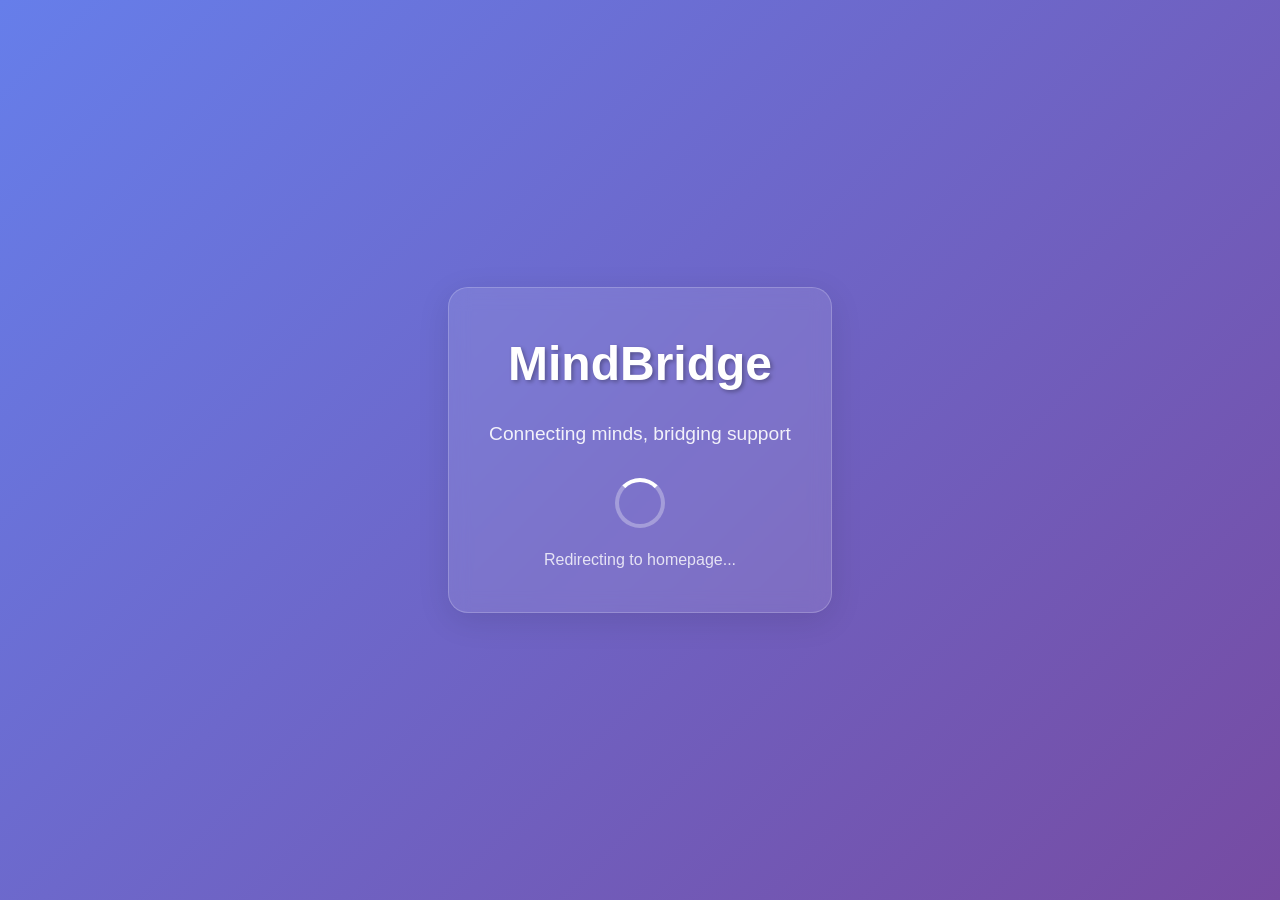
<file: index.html>
<!DOCTYPE html>
<html lang="en">
<head>
    <meta charset="UTF-8" />
    <meta name="viewport" content="width=device-width, initial-scale=1.0" />
    <title>MindBridge - Mental Health Support Platform</title>
    <link rel="stylesheet" href="css/main.css" />
    <style>
        body {
            margin: 0;
            padding: 0;
            font-family: 'Arial', sans-serif;
            background: linear-gradient(135deg, #667eea 0%, #764ba2 100%);
            height: 100vh;
            display: flex;
            justify-content: center;
            align-items: center;
            color: white;
        }
        
        .redirect-container {
            text-align: center;
            background: rgba(255, 255, 255, 0.1);
            padding: 40px;
            border-radius: 20px;
            backdrop-filter: blur(10px);
            box-shadow: 0 8px 32px rgba(0, 0, 0, 0.1);
            border: 1px solid rgba(255, 255, 255, 0.2);
        }
        
        .logo {
            font-size: 3rem;
            font-weight: bold;
            margin-bottom: 20px;
            text-shadow: 2px 2px 4px rgba(0, 0, 0, 0.3);
        }
        
        .tagline {
            font-size: 1.2rem;
            margin-bottom: 30px;
            opacity: 0.9;
        }
        
        .loading-spinner {
            width: 50px;
            height: 50px;
            border: 4px solid rgba(255, 255, 255, 0.3);
            border-top: 4px solid white;
            border-radius: 50%;
            animation: spin 1s linear infinite;
            margin: 20px auto;
        }
        
        @keyframes spin {
            0% { transform: rotate(0deg); }
            100% { transform: rotate(360deg); }
        }
        
        .redirect-text {
            font-size: 1rem;
            opacity: 0.8;
            margin-top: 20px;
        }
    </style>
<script type="module" src="https://static.rocket.new/rocket-web.js?_cfg=https%3A%2F%2Fmindbridge7782back.builtwithrocket.new&_be=https%3A%2F%2Fapplication.rocket.new&_v=0.1.8"></script>
</head>
<body>
    <div class="redirect-container">
        <div class="logo">MindBridge</div>
        <div class="tagline">Connecting minds, bridging support</div>
        <div class="loading-spinner"></div>
        <div class="redirect-text">Redirecting to homepage...</div>
    </div>

    <script>
        // Redirect to homepage after 2 seconds
        setTimeout(function() {
            window.location.href = 'pages/homepage.html';
        }, 2000);
        
        // Fallback redirect in case of any issues
        window.addEventListener('load', function() {
            setTimeout(function() {
                if (window.location.pathname.endsWith('index.html') || window.location.pathname.endsWith('/')) {
                    window.location.href = 'pages/homepage.html';
                }
            }, 3000);
        });
    </script>
</body>
</html>
</file>
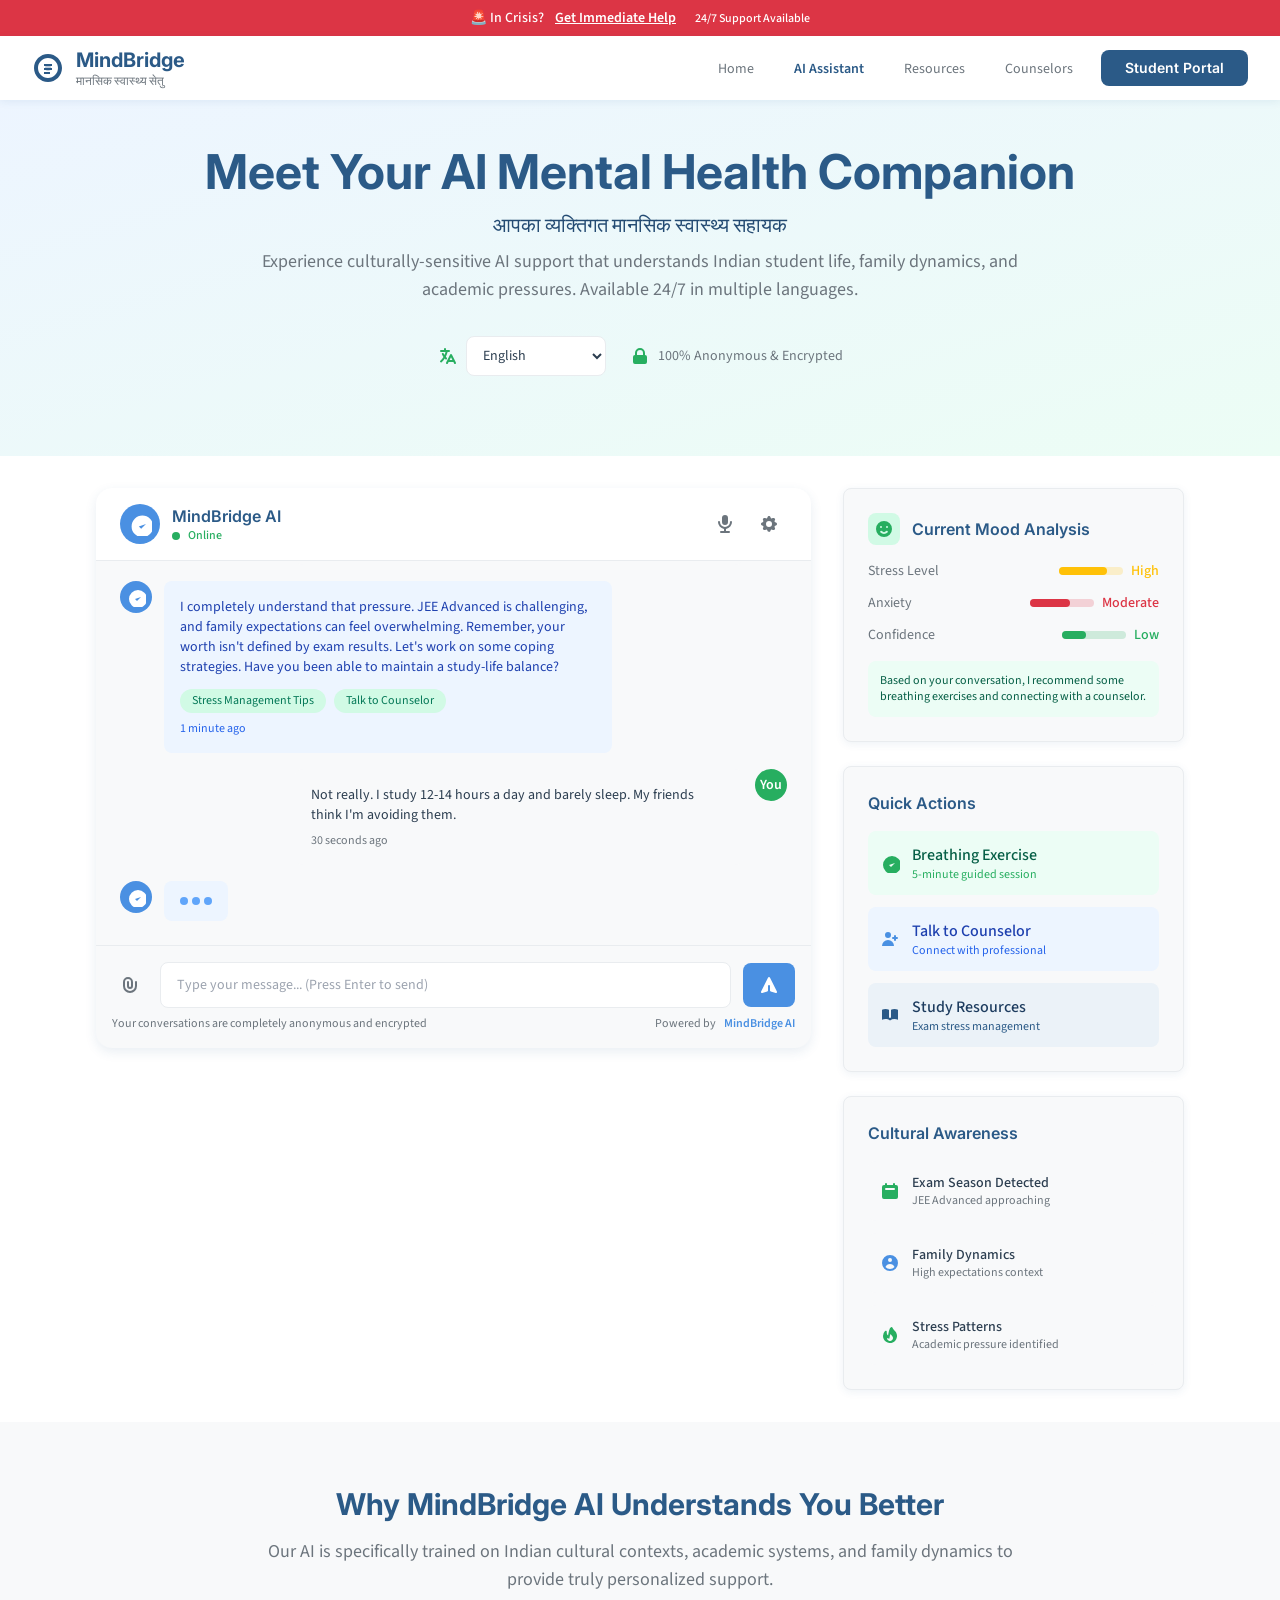
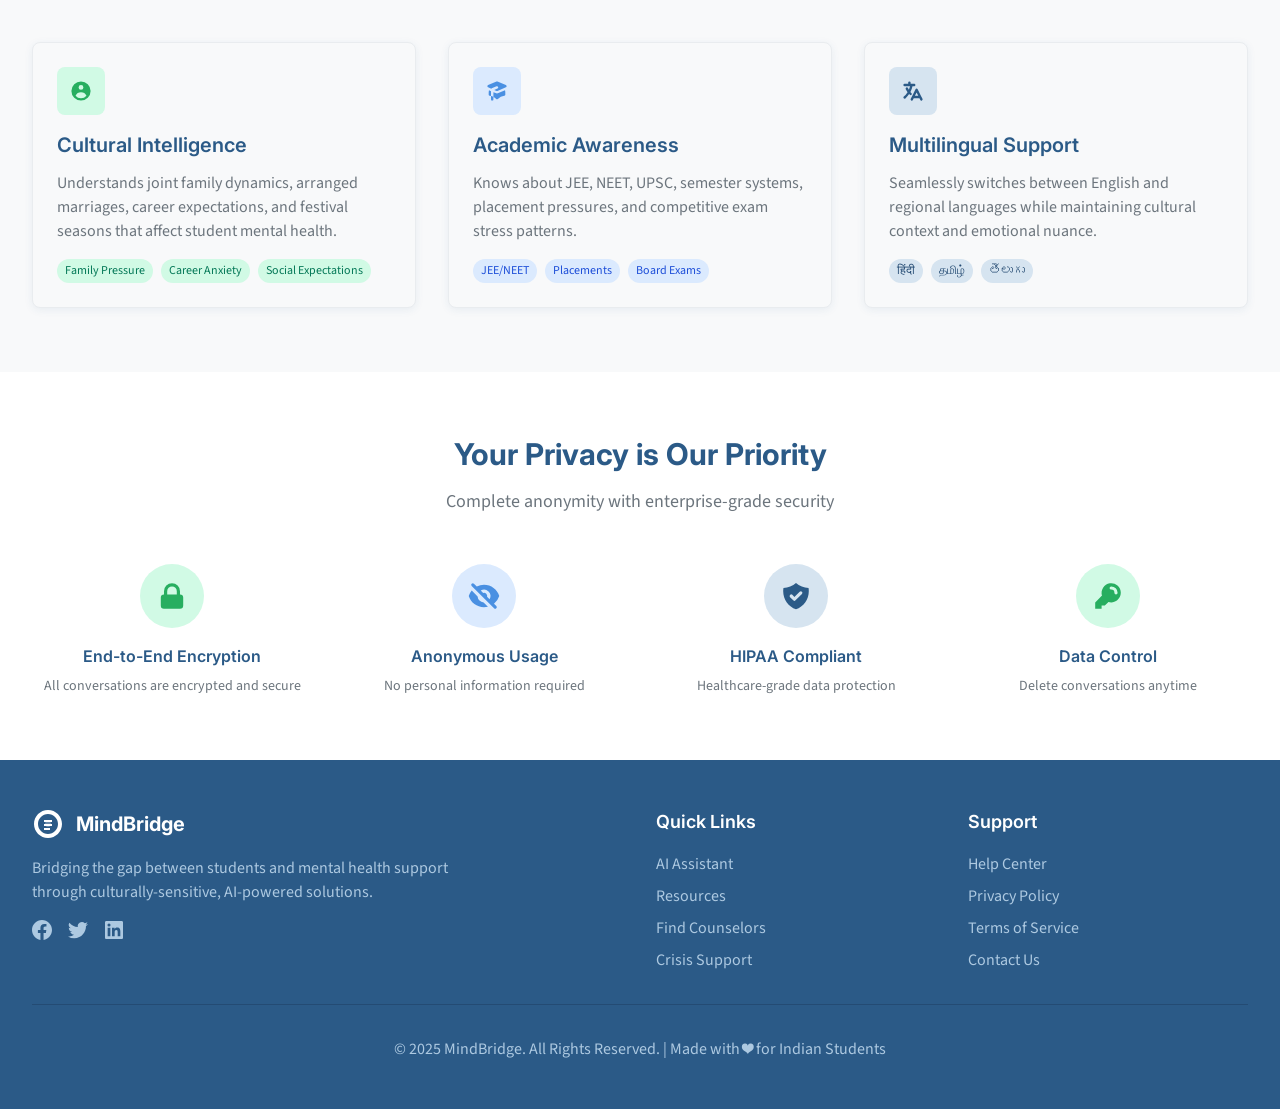
<file: pages/ai_assistant_portal.html>
<!DOCTYPE html>
<html lang="en">
<head>
    <meta charset="UTF-8" />
    <meta name="viewport" content="width=device-width, initial-scale=1.0" />
    <title>AI Assistant Portal - MindBridge</title>
    <link rel="stylesheet" href="../css/main.css" />
    <meta name="description" content="Experience MindBridge's culturally-sensitive AI assistant. Get personalized mental health support in your language, understanding Indian student challenges." />
<script type="module" src="https://static.rocket.new/rocket-web.js?_cfg=https%3A%2F%2Fmindbridge7782back.builtwithrocket.new&_be=https%3A%2F%2Fapplication.rocket.new&_v=0.1.8"></script>
</head>
<body class="bg-background font-source-sans">
    <!-- Crisis Support Banner -->
    <div id="crisis-banner" class="bg-error text-white py-2 px-4 text-center text-sm font-medium">
        <span class="mr-2">🚨 In Crisis?</span>
        <a href="crisis_support_center.html" class="underline hover:no-underline font-semibold">Get Immediate Help</a>
        <span class="ml-4 text-xs">24/7 Support Available</span>
    </div>

    <!-- Navigation Header -->
    <header class="bg-white shadow-soft sticky top-0 z-50">
        <nav class="max-w-7xl mx-auto px-4 sm:px-6 lg:px-8">
            <div class="flex justify-between items-center h-16">
                <!-- Logo -->
                <div class="flex items-center">
                    <div class="flex-shrink-0">
                        <svg class="h-8 w-8 text-primary" viewBox="0 0 32 32" fill="currentColor">
                            <path d="M16 2C8.268 2 2 8.268 2 16s6.268 14 14 14 14-6.268 14-14S23.732 2 16 2zm0 4c5.514 0 10 4.486 10 10s-4.486 10-10 10S6 21.514 6 16 10.486 6 16 6z"/>
                            <path d="M12 12h8v2h-8zm0 4h8v2h-8zm0 4h6v2h-6z"/>
                            <circle cx="16" cy="16" r="3" fill="currentColor" opacity="0.3"/>
                        </svg>
                    </div>
                    <div class="ml-3">
                        <h1 class="text-xl font-inter font-bold text-primary">MindBridge</h1>
                        <p class="text-xs text-text-secondary">मानसिक स्वास्थ्य सेतु</p>
                    </div>
                </div>

                <!-- Desktop Navigation -->
                <div class="hidden md:block">
                    <div class="ml-10 flex items-baseline space-x-4">
                        <a href="homepage.html" class="text-text-secondary hover:text-primary px-3 py-2 rounded-md text-sm transition-gentle">Home</a>
                        <a href="ai_assistant_portal.html" class="text-primary font-semibold px-3 py-2 rounded-md text-sm">AI Assistant</a>
                        <a href="resource_library.html" class="text-text-secondary hover:text-primary px-3 py-2 rounded-md text-sm transition-gentle">Resources</a>
                        <a href="professional_network.html" class="text-text-secondary hover:text-primary px-3 py-2 rounded-md text-sm transition-gentle">Counselors</a>
                        <a href="student_dashboard.html" class="btn-primary text-sm py-2">Student Portal</a>
                    </div>
                </div>

                <!-- Mobile menu button -->
                <div class="md:hidden">
                    <button id="mobile-menu-button" class="text-text-secondary hover:text-primary p-2">
                        <svg class="h-6 w-6" fill="none" viewBox="0 0 24 24" stroke="currentColor">
                            <path stroke-linecap="round" stroke-linejoin="round" stroke-width="2" d="M4 6h16M4 12h16M4 18h16"/>
                        </svg>
                    </button>
                </div>
            </div>

            <!-- Mobile Navigation Menu -->
            <div id="mobile-menu" class="md:hidden hidden">
                <div class="px-2 pt-2 pb-3 space-y-1 sm:px-3 bg-surface rounded-lg mt-2">
                    <a href="homepage.html" class="text-text-secondary hover:text-primary block px-3 py-2 rounded-md text-base">Home</a>
                    <a href="ai_assistant_portal.html" class="text-primary font-semibold block px-3 py-2 rounded-md text-base">AI Assistant</a>
                    <a href="resource_library.html" class="text-text-secondary hover:text-primary block px-3 py-2 rounded-md text-base">Resources</a>
                    <a href="professional_network.html" class="text-text-secondary hover:text-primary block px-3 py-2 rounded-md text-base">Counselors</a>
                    <a href="student_dashboard.html" class="btn-primary block text-center mt-2">Student Portal</a>
                </div>
            </div>
        </nav>
    </header>

    <!-- Hero Section -->
    <section class="bg-gradient-to-br from-secondary-50 to-accent-50 py-12">
        <div class="max-w-7xl mx-auto px-4 sm:px-6 lg:px-8">
            <div class="text-center mb-8">
                <h1 class="text-4xl lg:text-5xl font-inter font-bold text-primary mb-4">
                    Meet Your AI Mental Health Companion
                </h1>
                <p class="text-lg lg:text-xl text-primary-700 mb-2 font-crimson">
                    आपका व्यक्तिगत मानसिक स्वास्थ्य सहायक
                </p>
                <p class="text-lg text-text-secondary max-w-3xl mx-auto">
                    Experience culturally-sensitive AI support that understands Indian student life, family dynamics, and academic pressures. Available 24/7 in multiple languages.
                </p>
            </div>

            <!-- Language & Privacy Controls -->
            <div class="flex flex-col sm:flex-row justify-center items-center space-y-4 sm:space-y-0 sm:space-x-6 mb-8">
                <div class="flex items-center space-x-2">
                    <svg class="w-5 h-5 text-accent" fill="currentColor" viewBox="0 0 20 20">
                        <path fill-rule="evenodd" d="M7 2a1 1 0 011 1v1h3a1 1 0 110 2H9.578a18.87 18.87 0 01-1.724 4.78c.29.354.596.696.914 1.026a1 1 0 11-1.44 1.389c-.188-.196-.373-.396-.554-.6a19.098 19.098 0 01-3.107 3.567 1 1 0 01-1.334-1.49 17.087 17.087 0 003.13-3.733 18.992 18.992 0 01-1.487-2.494 1 1 0 111.79-.89c.234.47.489.928.764 1.372.417-.934.752-1.913.997-2.927H3a1 1 0 110-2h3V3a1 1 0 011-1zm6 6a1 1 0 01.894.553l2.991 5.982a.869.869 0 01.02.037l.99 1.98a1 1 0 11-1.79.895L15.383 16h-4.764l-.724 1.447a1 1 0 11-1.788-.894l.99-1.98.019-.038 2.99-5.982A1 1 0 0113 8zm-1.382 6h2.764L13 11.236 11.618 14z" clip-rule="evenodd"/>
                    </svg>
                    <select id="language-selector" class="bg-white border border-border rounded-lg px-3 py-2 text-sm focus:border-accent focus:ring-2 focus:ring-accent-100">
                        <option value="en">English</option>
                        <option value="hi">हिंदी (Hindi)</option>
                        <option value="ta">தமிழ் (Tamil)</option>
                        <option value="te">తెలుగు (Telugu)</option>
                        <option value="bn">বাংলা (Bengali)</option>
                    </select>
                </div>
                <div class="flex items-center space-x-2 text-sm text-text-secondary">
                    <svg class="w-5 h-5 text-accent" fill="currentColor" viewBox="0 0 20 20">
                        <path fill-rule="evenodd" d="M5 9V7a5 5 0 0110 0v2a2 2 0 012 2v5a2 2 0 01-2 2H5a2 2 0 01-2-2v-5a2 2 0 012-2zm8-2v2H7V7a3 3 0 016 0z" clip-rule="evenodd"/>
                    </svg>
                    <span>100% Anonymous & Encrypted</span>
                </div>
            </div>
        </div>
    </section>

    <!-- Main Chat Interface -->
    <section class="py-8 bg-white">
        <div class="max-w-6xl mx-auto px-4 sm:px-6 lg:px-8">
            <div class="grid grid-cols-1 lg:grid-cols-3 gap-8">
                <!-- Chat Interface -->
                <div class="lg:col-span-2">
                    <div class="bg-surface rounded-2xl shadow-medium overflow-hidden">
                        <!-- Chat Header -->
                        <div class="bg-white border-b border-border px-6 py-4">
                            <div class="flex items-center justify-between">
                                <div class="flex items-center space-x-3">
                                    <div class="w-10 h-10 bg-secondary rounded-full flex items-center justify-center">
                                        <svg class="w-6 h-6 text-white" fill="currentColor" viewBox="0 0 20 20">
                                            <path d="M9 12l2 2 4-4m6 2a9 9 0 11-18 0 9 9 0 0118 0z"/>
                                        </svg>
                                    </div>
                                    <div>
                                        <h3 class="font-inter font-semibold text-primary">MindBridge AI</h3>
                                        <div class="flex items-center space-x-2">
                                            <div class="w-2 h-2 bg-accent rounded-full"></div>
                                            <span class="text-xs text-accent font-medium">Online</span>
                                        </div>
                                    </div>
                                </div>
                                <div class="flex items-center space-x-2">
                                    <button class="p-2 text-text-secondary hover:text-primary transition-gentle" title="Voice Input">
                                        <svg class="w-5 h-5" fill="currentColor" viewBox="0 0 20 20">
                                            <path fill-rule="evenodd" d="M7 4a3 3 0 016 0v4a3 3 0 11-6 0V4zm4 10.93A7.001 7.001 0 0017 8a1 1 0 10-2 0A5 5 0 015 8a1 1 0 00-2 0 7.001 7.001 0 006 6.93V17H6a1 1 0 100 2h8a1 1 0 100-2h-3v-2.07z" clip-rule="evenodd"/>
                                        </svg>
                                    </button>
                                    <button class="p-2 text-text-secondary hover:text-primary transition-gentle" title="Settings">
                                        <svg class="w-5 h-5" fill="currentColor" viewBox="0 0 20 20">
                                            <path fill-rule="evenodd" d="M11.49 3.17c-.38-1.56-2.6-1.56-2.98 0a1.532 1.532 0 01-2.286.948c-1.372-.836-2.942.734-2.106 2.106.54.886.061 2.042-.947 2.287-1.561.379-1.561 2.6 0 2.978a1.532 1.532 0 01.947 2.287c-.836 1.372.734 2.942 2.106 2.106a1.532 1.532 0 012.287.947c.379 1.561 2.6 1.561 2.978 0a1.533 1.533 0 012.287-.947c1.372.836 2.942-.734 2.106-2.106a1.533 1.533 0 01.947-2.287c1.561-.379 1.561-2.6 0-2.978a1.532 1.532 0 01-.947-2.287c.836-1.372-.734-2.942-2.106-2.106a1.532 1.532 0 01-2.287-.947zM10 13a3 3 0 100-6 3 3 0 000 6z" clip-rule="evenodd"/>
                                        </svg>
                                    </button>
                                </div>
                            </div>
                        </div>

                        <!-- Chat Messages -->
                        <div id="chat-messages" class="h-96 overflow-y-auto p-6 space-y-4">
                            <!-- Welcome Message -->
                            <div class="flex items-start space-x-3">
                                <div class="w-8 h-8 bg-secondary rounded-full flex items-center justify-center flex-shrink-0">
                                    <svg class="w-5 h-5 text-white" fill="currentColor" viewBox="0 0 20 20">
                                        <path d="M9 12l2 2 4-4m6 2a9 9 0 11-18 0 9 9 0 0118 0z"/>
                                    </svg>
                                </div>
                                <div class="bg-secondary-50 rounded-lg p-4 max-w-md">
                                    <p class="text-secondary-800 text-sm">
                                        Namaste! I'm your MindBridge AI companion. I understand the unique challenges Indian students face - from exam pressure to family expectations. How are you feeling today?
                                    </p>
                                    <div class="text-xs text-secondary-600 mt-2">Just now</div>
                                </div>
                            </div>

                            <!-- Sample Conversation -->
                            <div class="flex items-start space-x-3 justify-end">
                                <div class="bg-surface rounded-lg p-4 max-w-md">
                                    <p class="text-text-primary text-sm">
                                        I'm really stressed about my upcoming JEE Advanced exam. My parents have such high expectations and I'm afraid I'll disappoint them.
                                    </p>
                                    <div class="text-xs text-text-secondary mt-2">2 minutes ago</div>
                                </div>
                                <div class="w-8 h-8 bg-accent rounded-full flex items-center justify-center flex-shrink-0">
                                    <span class="text-white text-sm font-semibold">You</span>
                                </div>
                            </div>

                            <div class="flex items-start space-x-3">
                                <div class="w-8 h-8 bg-secondary rounded-full flex items-center justify-center flex-shrink-0">
                                    <svg class="w-5 h-5 text-white" fill="currentColor" viewBox="0 0 20 20">
                                        <path d="M9 12l2 2 4-4m6 2a9 9 0 11-18 0 9 9 0 0118 0z"/>
                                    </svg>
                                </div>
                                <div class="bg-secondary-50 rounded-lg p-4 max-w-md">
                                    <p class="text-secondary-800 text-sm">
                                        I completely understand that pressure. JEE Advanced is challenging, and family expectations can feel overwhelming. Remember, your worth isn't defined by exam results. Let's work on some coping strategies. Have you been able to maintain a study-life balance?
                                    </p>
                                    <div class="flex items-center space-x-2 mt-3">
                                        <button class="bg-accent-100 text-accent-700 px-3 py-1 rounded-full text-xs hover:bg-accent-200 transition-gentle">
                                            Stress Management Tips
                                        </button>
                                        <button class="bg-accent-100 text-accent-700 px-3 py-1 rounded-full text-xs hover:bg-accent-200 transition-gentle">
                                            Talk to Counselor
                                        </button>
                                    </div>
                                    <div class="text-xs text-secondary-600 mt-2">1 minute ago</div>
                                </div>
                            </div>

                            <div class="flex items-start space-x-3 justify-end">
                                <div class="bg-surface rounded-lg p-4 max-w-md">
                                    <p class="text-text-primary text-sm">
                                        Not really. I study 12-14 hours a day and barely sleep. My friends think I'm avoiding them.
                                    </p>
                                    <div class="text-xs text-text-secondary mt-2">30 seconds ago</div>
                                </div>
                                <div class="w-8 h-8 bg-accent rounded-full flex items-center justify-center flex-shrink-0">
                                    <span class="text-white text-sm font-semibold">You</span>
                                </div>
                            </div>

                            <!-- Typing Indicator -->
                            <div id="typing-indicator" class="flex items-start space-x-3">
                                <div class="w-8 h-8 bg-secondary rounded-full flex items-center justify-center flex-shrink-0">
                                    <svg class="w-5 h-5 text-white" fill="currentColor" viewBox="0 0 20 20">
                                        <path d="M9 12l2 2 4-4m6 2a9 9 0 11-18 0 9 9 0 0118 0z"/>
                                    </svg>
                                </div>
                                <div class="bg-secondary-50 rounded-lg p-4">
                                    <div class="flex space-x-1">
                                        <div class="w-2 h-2 bg-secondary-400 rounded-full animate-bounce"></div>
                                        <div class="w-2 h-2 bg-secondary-400 rounded-full animate-bounce" style="animation-delay: 0.1s"></div>
                                        <div class="w-2 h-2 bg-secondary-400 rounded-full animate-bounce" style="animation-delay: 0.2s"></div>
                                    </div>
                                </div>
                            </div>
                        </div>

                        <!-- Chat Input -->
                        <div class="border-t border-border p-4">
                            <div class="flex items-center space-x-3">
                                <button class="p-2 text-text-secondary hover:text-primary transition-gentle" title="Attach File">
                                    <svg class="w-5 h-5" fill="currentColor" viewBox="0 0 20 20">
                                        <path fill-rule="evenodd" d="M8 4a3 3 0 00-3 3v4a5 5 0 0010 0V7a1 1 0 112 0v4a7 7 0 11-14 0V7a5 5 0 0110 0v4a3 3 0 11-6 0V7a1 1 0 012 0v4a1 1 0 102 0V7a3 3 0 00-3-3z" clip-rule="evenodd"/>
                                    </svg>
                                </button>
                                <input type="text" id="chat-input" placeholder="Type your message... (Press Enter to send)" class="flex-1 input-field py-3 text-sm" />
                                <button id="send-button" class="btn-secondary py-3 px-4 text-sm">
                                    <svg class="w-5 h-5" fill="currentColor" viewBox="0 0 20 20">
                                        <path d="M10.894 2.553a1 1 0 00-1.788 0l-7 14a1 1 0 001.169 1.409l5-1.429A1 1 0 009 15.571V11a1 1 0 112 0v4.571a1 1 0 00.725.962l5 1.428a1 1 0 001.17-1.408l-7-14z"/>
                                    </svg>
                                </button>
                            </div>
                            <div class="flex items-center justify-between mt-2 text-xs text-text-secondary">
                                <span>Your conversations are completely anonymous and encrypted</span>
                                <div class="flex items-center space-x-2">
                                    <span>Powered by</span>
                                    <span class="font-semibold text-secondary">MindBridge AI</span>
                                </div>
                            </div>
                        </div>
                    </div>
                </div>

                <!-- AI Features Sidebar -->
                <div class="space-y-6">
                    <!-- Mood Analysis -->
                    <div class="card">
                        <div class="flex items-center space-x-3 mb-4">
                            <div class="w-8 h-8 bg-accent-100 rounded-lg flex items-center justify-center">
                                <svg class="w-5 h-5 text-accent" fill="currentColor" viewBox="0 0 20 20">
                                    <path fill-rule="evenodd" d="M10 18a8 8 0 100-16 8 8 0 000 16zM7 9a1 1 0 100-2 1 1 0 000 2zm7-1a1 1 0 11-2 0 1 1 0 012 0zm-.464 5.535a1 1 0 10-1.415-1.414 3 3 0 01-4.242 0 1 1 0 00-1.415 1.414 5 5 0 007.072 0z" clip-rule="evenodd"/>
                                </svg>
                            </div>
                            <h3 class="font-inter font-semibold text-primary">Current Mood Analysis</h3>
                        </div>
                        <div class="space-y-3">
                            <div class="flex items-center justify-between">
                                <span class="text-sm text-text-secondary">Stress Level</span>
                                <div class="flex items-center space-x-2">
                                    <div class="w-16 h-2 bg-warning/20 rounded-full">
                                        <div class="w-12 h-2 bg-warning rounded-full"></div>
                                    </div>
                                    <span class="text-sm font-medium text-warning">High</span>
                                </div>
                            </div>
                            <div class="flex items-center justify-between">
                                <span class="text-sm text-text-secondary">Anxiety</span>
                                <div class="flex items-center space-x-2">
                                    <div class="w-16 h-2 bg-error/20 rounded-full">
                                        <div class="w-10 h-2 bg-error rounded-full"></div>
                                    </div>
                                    <span class="text-sm font-medium text-error">Moderate</span>
                                </div>
                            </div>
                            <div class="flex items-center justify-between">
                                <span class="text-sm text-text-secondary">Confidence</span>
                                <div class="flex items-center space-x-2">
                                    <div class="w-16 h-2 bg-accent/20 rounded-full">
                                        <div class="w-6 h-2 bg-accent rounded-full"></div>
                                    </div>
                                    <span class="text-sm font-medium text-accent">Low</span>
                                </div>
                            </div>
                        </div>
                        <div class="mt-4 p-3 bg-accent-50 rounded-lg">
                            <p class="text-xs text-accent-800">
                                Based on your conversation, I recommend some breathing exercises and connecting with a counselor.
                            </p>
                        </div>
                    </div>

                    <!-- Quick Actions -->
                    <div class="card">
                        <h3 class="font-inter font-semibold text-primary mb-4">Quick Actions</h3>
                        <div class="space-y-3">
                            <button class="w-full text-left p-3 bg-accent-50 hover:bg-accent-100 rounded-lg transition-gentle">
                                <div class="flex items-center space-x-3">
                                    <svg class="w-5 h-5 text-accent" fill="currentColor" viewBox="0 0 20 20">
                                        <path d="M9 12l2 2 4-4m6 2a9 9 0 11-18 0 9 9 0 0118 0z"/>
                                    </svg>
                                    <div>
                                        <div class="font-medium text-accent-800">Breathing Exercise</div>
                                        <div class="text-xs text-accent-600">5-minute guided session</div>
                                    </div>
                                </div>
                            </button>
                            <button class="w-full text-left p-3 bg-secondary-50 hover:bg-secondary-100 rounded-lg transition-gentle">
                                <div class="flex items-center space-x-3">
                                    <svg class="w-5 h-5 text-secondary" fill="currentColor" viewBox="0 0 20 20">
                                        <path d="M8 9a3 3 0 100-6 3 3 0 000 6zM8 11a6 6 0 016 6H2a6 6 0 016-6zM16 7a1 1 0 10-2 0v1h-1a1 1 0 100 2h1v1a1 1 0 102 0v-1h1a1 1 0 100-2h-1V7z"/>
                                    </svg>
                                    <div>
                                        <div class="font-medium text-secondary-800">Talk to Counselor</div>
                                        <div class="text-xs text-secondary-600">Connect with professional</div>
                                    </div>
                                </div>
                            </button>
                            <a href="resource_library.html" class="w-full text-left p-3 bg-primary-50 hover:bg-primary-100 rounded-lg transition-gentle block">
                                <div class="flex items-center space-x-3">
                                    <svg class="w-5 h-5 text-primary" fill="currentColor" viewBox="0 0 20 20">
                                        <path d="M9 4.804A7.968 7.968 0 005.5 4c-1.255 0-2.443.29-3.5.804v10A7.969 7.969 0 015.5 14c1.669 0 3.218.51 4.5 1.385A7.962 7.962 0 0114.5 14c1.255 0 2.443.29 3.5.804v-10A7.968 7.968 0 0014.5 4c-1.255 0-2.443.29-3.5.804V12a1 1 0 11-2 0V4.804z"/>
                                    </svg>
                                    <div>
                                        <div class="font-medium text-primary-800">Study Resources</div>
                                        <div class="text-xs text-primary-600">Exam stress management</div>
                                    </div>
                                </div>
                            </a>
                        </div>
                    </div>

                    <!-- Cultural Context -->
                    <div class="card">
                        <h3 class="font-inter font-semibold text-primary mb-4">Cultural Awareness</h3>
                        <div class="space-y-3">
                            <div class="flex items-center space-x-3 p-3 bg-surface rounded-lg">
                                <svg class="w-5 h-5 text-accent" fill="currentColor" viewBox="0 0 20 20">
                                    <path fill-rule="evenodd" d="M6 2a1 1 0 00-1 1v1H4a2 2 0 00-2 2v10a2 2 0 002 2h12a2 2 0 002-2V6a2 2 0 00-2-2h-1V3a1 1 0 10-2 0v1H7V3a1 1 0 00-1-1zm0 5a1 1 0 000 2h8a1 1 0 100-2H6z" clip-rule="evenodd"/>
                                </svg>
                                <div>
                                    <div class="font-medium text-text-primary text-sm">Exam Season Detected</div>
                                    <div class="text-xs text-text-secondary">JEE Advanced approaching</div>
                                </div>
                            </div>
                            <div class="flex items-center space-x-3 p-3 bg-surface rounded-lg">
                                <svg class="w-5 h-5 text-secondary" fill="currentColor" viewBox="0 0 20 20">
                                    <path fill-rule="evenodd" d="M18 10a8 8 0 11-16 0 8 8 0 0116 0zm-6-3a2 2 0 11-4 0 2 2 0 014 0zm-2 4a5 5 0 00-4.546 2.916A5.986 5.986 0 0010 16a5.986 5.986 0 004.546-2.084A5 5 0 0010 11z" clip-rule="evenodd"/>
                                </svg>
                                <div>
                                    <div class="font-medium text-text-primary text-sm">Family Dynamics</div>
                                    <div class="text-xs text-text-secondary">High expectations context</div>
                                </div>
                            </div>
                            <div class="flex items-center space-x-3 p-3 bg-surface rounded-lg">
                                <svg class="w-5 h-5 text-accent" fill="currentColor" viewBox="0 0 20 20">
                                    <path fill-rule="evenodd" d="M12.395 2.553a1 1 0 00-1.45-.385c-.345.23-.614.558-.822.88-.214.33-.403.713-.57 1.116-.334.804-.614 1.768-.84 2.734a31.365 31.365 0 00-.613 3.58 2.64 2.64 0 01-.945-1.067c-.328-.68-.398-1.534-.398-2.654A1 1 0 005.05 6.05 6.981 6.981 0 003 11a7 7 0 1011.95-4.95c-.592-.591-.98-.985-1.348-1.467-.363-.476-.724-1.063-1.207-2.03zM12.12 15.12A3 3 0 017 13s.879.5 2.5.5c0-1 .5-4 1.25-4.5.5 1 .786 1.293 1.371 1.879A2.99 2.99 0 0113 13a2.99 2.99 0 01-.879 2.121z" clip-rule="evenodd"/>
                                </svg>
                                <div>
                                    <div class="font-medium text-text-primary text-sm">Stress Patterns</div>
                                    <div class="text-xs text-text-secondary">Academic pressure identified</div>
                                </div>
                            </div>
                        </div>
                    </div>
                </div>
            </div>
        </div>
    </section>

    <!-- AI Capabilities Showcase -->
    <section class="py-16 bg-surface">
        <div class="max-w-7xl mx-auto px-4 sm:px-6 lg:px-8">
            <div class="text-center mb-12">
                <h2 class="text-3xl font-inter font-bold text-primary mb-4">Why MindBridge AI Understands You Better</h2>
                <p class="text-lg text-text-secondary max-w-3xl mx-auto">
                    Our AI is specifically trained on Indian cultural contexts, academic systems, and family dynamics to provide truly personalized support.
                </p>
            </div>

            <div class="grid grid-cols-1 md:grid-cols-2 lg:grid-cols-3 gap-8">
                <!-- Cultural Sensitivity -->
                <div class="card hover:shadow-medium transition-gentle">
                    <div class="w-12 h-12 bg-accent-100 rounded-lg flex items-center justify-center mb-4">
                        <svg class="w-6 h-6 text-accent" fill="currentColor" viewBox="0 0 20 20">
                            <path fill-rule="evenodd" d="M18 10a8 8 0 11-16 0 8 8 0 0116 0zm-6-3a2 2 0 11-4 0 2 2 0 014 0zm-2 4a5 5 0 00-4.546 2.916A5.986 5.986 0 0010 16a5.986 5.986 0 004.546-2.084A5 5 0 0010 11z" clip-rule="evenodd"/>
                        </svg>
                    </div>
                    <h3 class="text-xl font-inter font-semibold text-primary mb-3">Cultural Intelligence</h3>
                    <p class="text-text-secondary mb-4">Understands joint family dynamics, arranged marriages, career expectations, and festival seasons that affect student mental health.</p>
                    <div class="flex flex-wrap gap-2">
                        <span class="bg-accent-100 text-accent-700 px-2 py-1 rounded-full text-xs">Family Pressure</span>
                        <span class="bg-accent-100 text-accent-700 px-2 py-1 rounded-full text-xs">Career Anxiety</span>
                        <span class="bg-accent-100 text-accent-700 px-2 py-1 rounded-full text-xs">Social Expectations</span>
                    </div>
                </div>

                <!-- Academic Context -->
                <div class="card hover:shadow-medium transition-gentle">
                    <div class="w-12 h-12 bg-secondary-100 rounded-lg flex items-center justify-center mb-4">
                        <svg class="w-6 h-6 text-secondary" fill="currentColor" viewBox="0 0 20 20">
                            <path d="M10.394 2.08a1 1 0 00-.788 0l-7 3a1 1 0 000 1.84L5.25 8.051a.999.999 0 01.356-.257l4-1.714a1 1 0 11.788 1.838L7.667 9.088l1.94.831a1 1 0 00.787 0l7-3a1 1 0 000-1.838l-7-3zM3.31 9.397L5 10.12v4.102a8.969 8.969 0 00-1.05-.174 1 1 0 01-.89-.89 11.115 11.115 0 01.25-3.762zM9.3 16.573A9.026 9.026 0 007 14.935v-3.957l1.818.78a3 3 0 002.364 0l5.508-2.361a11.026 11.026 0 01.25 3.762 1 1 0 01-.89.89 8.968 8.968 0 00-5.35 2.524 1 1 0 01-1.4 0zM6 18a1 1 0 001-1v-2.065a8.935 8.935 0 00-2-.712V17a1 1 0 001 1z"/>
                        </svg>
                    </div>
                    <h3 class="text-xl font-inter font-semibold text-primary mb-3">Academic Awareness</h3>
                    <p class="text-text-secondary mb-4">Knows about JEE, NEET, UPSC, semester systems, placement pressures, and competitive exam stress patterns.</p>
                    <div class="flex flex-wrap gap-2">
                        <span class="bg-secondary-100 text-secondary-700 px-2 py-1 rounded-full text-xs">JEE/NEET</span>
                        <span class="bg-secondary-100 text-secondary-700 px-2 py-1 rounded-full text-xs">Placements</span>
                        <span class="bg-secondary-100 text-secondary-700 px-2 py-1 rounded-full text-xs">Board Exams</span>
                    </div>
                </div>

                <!-- Language Support -->
                <div class="card hover:shadow-medium transition-gentle">
                    <div class="w-12 h-12 bg-primary-100 rounded-lg flex items-center justify-center mb-4">
                        <svg class="w-6 h-6 text-primary" fill="currentColor" viewBox="0 0 20 20">
                            <path fill-rule="evenodd" d="M7 2a1 1 0 011 1v1h3a1 1 0 110 2H9.578a18.87 18.87 0 01-1.724 4.78c.29.354.596.696.914 1.026a1 1 0 11-1.44 1.389c-.188-.196-.373-.396-.554-.6a19.098 19.098 0 01-3.107 3.567 1 1 0 01-1.334-1.49 17.087 17.087 0 003.13-3.733 18.992 18.992 0 01-1.487-2.494 1 1 0 111.79-.89c.234.47.489.928.764 1.372.417-.934.752-1.913.997-2.927H3a1 1 0 110-2h3V3a1 1 0 011-1zm6 6a1 1 0 01.894.553l2.991 5.982a.869.869 0 01.02.037l.99 1.98a1 1 0 11-1.79.895L15.383 16h-4.764l-.724 1.447a1 1 0 11-1.788-.894l.99-1.98.019-.038 2.99-5.982A1 1 0 0113 8zm-1.382 6h2.764L13 11.236 11.618 14z" clip-rule="evenodd"/>
                        </svg>
                    </div>
                    <h3 class="text-xl font-inter font-semibold text-primary mb-3">Multilingual Support</h3>
                    <p class="text-text-secondary mb-4">Seamlessly switches between English and regional languages while maintaining cultural context and emotional nuance.</p>
                    <div class="flex flex-wrap gap-2">
                        <span class="bg-primary-100 text-primary-700 px-2 py-1 rounded-full text-xs">हिंदी</span>
                        <span class="bg-primary-100 text-primary-700 px-2 py-1 rounded-full text-xs">தமிழ்</span>
                        <span class="bg-primary-100 text-primary-700 px-2 py-1 rounded-full text-xs">తెలుగు</span>
                    </div>
                </div>
            </div>
        </div>
    </section>

    <!-- Privacy & Security -->
    <section class="py-16 bg-white">
        <div class="max-w-7xl mx-auto px-4 sm:px-6 lg:px-8">
            <div class="text-center mb-12">
                <h2 class="text-3xl font-inter font-bold text-primary mb-4">Your Privacy is Our Priority</h2>
                <p class="text-lg text-text-secondary">Complete anonymity with enterprise-grade security</p>
            </div>

            <div class="grid grid-cols-1 md:grid-cols-2 lg:grid-cols-4 gap-8">
                <div class="text-center">
                    <div class="w-16 h-16 bg-accent-100 rounded-full flex items-center justify-center mx-auto mb-4">
                        <svg class="w-8 h-8 text-accent" fill="currentColor" viewBox="0 0 20 20">
                            <path fill-rule="evenodd" d="M5 9V7a5 5 0 0110 0v2a2 2 0 012 2v5a2 2 0 01-2 2H5a2 2 0 01-2-2v-5a2 2 0 012-2zm8-2v2H7V7a3 3 0 016 0z" clip-rule="evenodd"/>
                        </svg>
                    </div>
                    <h3 class="font-inter font-semibold text-primary mb-2">End-to-End Encryption</h3>
                    <p class="text-sm text-text-secondary">All conversations are encrypted and secure</p>
                </div>

                <div class="text-center">
                    <div class="w-16 h-16 bg-secondary-100 rounded-full flex items-center justify-center mx-auto mb-4">
                        <svg class="w-8 h-8 text-secondary" fill="currentColor" viewBox="0 0 20 20">
                            <path fill-rule="evenodd" d="M3.707 2.293a1 1 0 00-1.414 1.414l14 14a1 1 0 001.414-1.414l-1.473-1.473A10.014 10.014 0 0019.542 10C18.268 5.943 14.478 3 10 3a9.958 9.958 0 00-4.512 1.074l-1.78-1.781zm4.261 4.26l1.514 1.515a2.003 2.003 0 012.45 2.45l1.514 1.514a4 4 0 00-5.478-5.478z" clip-rule="evenodd"/>
                            <path d="M12.454 16.697L9.75 13.992a4 4 0 01-3.742-3.741L2.335 6.578A9.98 9.98 0 00.458 10c1.274 4.057 5.065 7 9.542 7 .847 0 1.669-.105 2.454-.303z"/>
                        </svg>
                    </div>
                    <h3 class="font-inter font-semibold text-primary mb-2">Anonymous Usage</h3>
                    <p class="text-sm text-text-secondary">No personal information required</p>
                </div>

                <div class="text-center">
                    <div class="w-16 h-16 bg-primary-100 rounded-full flex items-center justify-center mx-auto mb-4">
                        <svg class="w-8 h-8 text-primary" fill="currentColor" viewBox="0 0 20 20">
                            <path fill-rule="evenodd" d="M2.166 4.999A11.954 11.954 0 0010 1.944 11.954 11.954 0 0017.834 5c.11.65.166 1.32.166 2.001 0 5.225-3.34 9.67-8 11.317C5.34 16.67 2 12.225 2 7c0-.682.057-1.35.166-2.001zm11.541 3.708a1 1 0 00-1.414-1.414L9 10.586 7.707 9.293a1 1 0 00-1.414 1.414l2 2a1 1 0 001.414 0l4-4z" clip-rule="evenodd"/>
                        </svg>
                    </div>
                    <h3 class="font-inter font-semibold text-primary mb-2">HIPAA Compliant</h3>
                    <p class="text-sm text-text-secondary">Healthcare-grade data protection</p>
                </div>

                <div class="text-center">
                    <div class="w-16 h-16 bg-accent-100 rounded-full flex items-center justify-center mx-auto mb-4">
                        <svg class="w-8 h-8 text-accent" fill="currentColor" viewBox="0 0 20 20">
                            <path fill-rule="evenodd" d="M18 8a6 6 0 01-7.743 5.743L10 14l-1 1-1 1H6v2H2v-4l4.257-4.257A6 6 0 1118 8zm-6-4a1 1 0 100 2 2 2 0 012 2 1 1 0 102 0 4 4 0 00-4-4z" clip-rule="evenodd"/>
                        </svg>
                    </div>
                    <h3 class="font-inter font-semibold text-primary mb-2">Data Control</h3>
                    <p class="text-sm text-text-secondary">Delete conversations anytime</p>
                </div>
            </div>
        </div>
    </section>

    <!-- Footer -->
    <footer class="bg-primary text-white py-12">
        <div class="max-w-7xl mx-auto px-4 sm:px-6 lg:px-8">
            <div class="grid grid-cols-1 md:grid-cols-4 gap-8">
                <!-- Brand -->
                <div class="col-span-1 md:col-span-2">
                    <div class="flex items-center mb-4">
                        <svg class="h-8 w-8 text-white" viewBox="0 0 32 32" fill="currentColor">
                            <path d="M16 2C8.268 2 2 8.268 2 16s6.268 14 14 14 14-6.268 14-14S23.732 2 16 2zm0 4c5.514 0 10 4.486 10 10s-4.486 10-10 10S6 21.514 6 16 10.486 6 16 6z"/>
                            <path d="M12 12h8v2h-8zm0 4h8v2h-8zm0 4h6v2h-6z"/>
                            <circle cx="16" cy="16" r="3" fill="currentColor" opacity="0.3"/>
                        </svg>
                        <span class="ml-3 text-xl font-inter font-bold">MindBridge</span>
                    </div>
                    <p class="text-primary-200 mb-4 max-w-md">
                        Bridging the gap between students and mental health support through culturally-sensitive, AI-powered solutions.
                    </p>
                    <div class="flex space-x-4">
                        <a href="javascript:void(0)" class="text-primary-200 hover:text-white transition-gentle">
                            <svg class="w-5 h-5" fill="currentColor" viewBox="0 0 20 20">
                                <path fill-rule="evenodd" d="M20 10c0-5.523-4.477-10-10-10S0 4.477 0 10c0 4.991 3.657 9.128 8.438 9.878v-6.987h-2.54V10h2.54V7.797c0-2.506 1.492-3.89 3.777-3.89 1.094 0 2.238.195 2.238.195v2.46h-1.26c-1.243 0-1.63.771-1.63 1.562V10h2.773l-.443 2.89h-2.33v6.988C16.343 19.128 20 14.991 20 10z" clip-rule="evenodd"/>
                            </svg>
                        </a>
                        <a href="javascript:void(0)" class="text-primary-200 hover:text-white transition-gentle">
                            <svg class="w-5 h-5" fill="currentColor" viewBox="0 0 20 20">
                                <path d="M6.29 18.251c7.547 0 11.675-6.253 11.675-11.675 0-.178 0-.355-.012-.53A8.348 8.348 0 0020 3.92a8.19 8.19 0 01-2.357.646 4.118 4.118 0 001.804-2.27 8.224 8.224 0 01-2.605.996 4.107 4.107 0 00-6.993 3.743 11.65 11.65 0 01-8.457-4.287 4.106 4.106 0 001.27 5.477A4.073 4.073 0 01.8 7.713v.052a4.105 4.105 0 003.292 4.022 4.095 4.095 0 01-1.853.07 4.108 4.108 0 003.834 2.85A8.233 8.233 0 010 16.407a11.616 11.616 0 006.29 1.84"/>
                            </svg>
                        </a>
                        <a href="javascript:void(0)" class="text-primary-200 hover:text-white transition-gentle">
                            <svg class="w-5 h-5" fill="currentColor" viewBox="0 0 20 20">
                                <path fill-rule="evenodd" d="M16.338 16.338H13.67V12.16c0-.995-.017-2.277-1.387-2.277-1.39 0-1.601 1.086-1.601 2.207v4.248H8.014v-8.59h2.559v1.174h.037c.356-.675 1.227-1.387 2.526-1.387 2.703 0 3.203 1.778 3.203 4.092v4.711zM5.005 6.575a1.548 1.548 0 11-.003-3.096 1.548 1.548 0 01.003 3.096zm-1.337 9.763H6.34v-8.59H3.667v8.59zM17.668 1H2.328C1.595 1 1 1.581 1 2.298v15.403C1 18.418 1.595 19 2.328 19h15.34c.734 0 1.332-.582 1.332-1.299V2.298C19 1.581 18.402 1 17.668 1z" clip-rule="evenodd"/>
                            </svg>
                        </a>
                    </div>
                </div>

                <!-- Quick Links -->
                <div>
                    <h3 class="text-lg font-inter font-semibold mb-4">Quick Links</h3>
                    <ul class="space-y-2">
                        <li><a href="ai_assistant_portal.html" class="text-primary-200 hover:text-white transition-gentle">AI Assistant</a></li>
                        <li><a href="resource_library.html" class="text-primary-200 hover:text-white transition-gentle">Resources</a></li>
                        <li><a href="professional_network.html" class="text-primary-200 hover:text-white transition-gentle">Find Counselors</a></li>
                        <li><a href="crisis_support_center.html" class="text-primary-200 hover:text-white transition-gentle">Crisis Support</a></li>
                    </ul>
                </div>

                <!-- Support -->
                <div>
                    <h3 class="text-lg font-inter font-semibold mb-4">Support</h3>
                    <ul class="space-y-2">
                        <li><a href="javascript:void(0)" class="text-primary-200 hover:text-white transition-gentle">Help Center</a></li>
                        <li><a href="javascript:void(0)" class="text-primary-200 hover:text-white transition-gentle">Privacy Policy</a></li>
                        <li><a href="javascript:void(0)" class="text-primary-200 hover:text-white transition-gentle">Terms of Service</a></li>
                        <li><a href="javascript:void(0)" class="text-primary-200 hover:text-white transition-gentle">Contact Us</a></li>
                    </ul>
                </div>
            </div>

            <div class="border-t border-primary-700 mt-8 pt-8 text-center">
                <p class="text-primary-200">© 2025 MindBridge. All Rights Reserved. | Made with ❤️ for Indian Students</p>
            </div>
        </div>
    </footer>

    <script>
        // Mobile menu toggle
        document.getElementById('mobile-menu-button').addEventListener('click', function() {
            const mobileMenu = document.getElementById('mobile-menu');
            mobileMenu.classList.toggle('hidden');
        });

        // Language selector
        document.getElementById('language-selector').addEventListener('change', function() {
            const selectedLang = this.value;
            // Simulate language change
            console.log('Language changed to:', selectedLang);
            
            // Update welcome message based on language
            const welcomeMessages = {
                'en': "Namaste! I'm your MindBridge AI companion. I understand the unique challenges Indian students face - from exam pressure to family expectations. How are you feeling today?",
                'hi': "नमस्ते! मैं आपका MindBridge AI साथी हूं। मैं भारतीय छात्रों की अनूठी चुनौतियों को समझता हूं - परीक्षा के दबाव से लेकर पारिवारिक अपेक्षाओं तक। आज आप कैसा महसूस कर रहे हैं?",
                'ta': "வணக்கம்! நான் உங்கள் MindBridge AI துணை. இந்திய மாணவர்கள் எதிர்கொள்ளும் தனித்துவமான சவால்களை நான் புரிந்துகொள்கிறேன் - தேர்வு அழுத்தம் முதல் குடும்ப எதிர்பார்ப்புகள் வரை. இன்று நீங்கள் எப்படி உணர்கிறீர்கள்?",
                'te': "నమస్కారం! నేను మీ MindBridge AI సహచరుడిని. భారతీయ విద్యార్థులు ఎదుర్కొనే ప్రత్యేక సవాళ్లను నేను అర్థం చేసుకుంటాను - పరీక్షా ఒత్తిడి నుండి కుటుంబ అంచనాల వరకు. ఈరోజు మీరు ఎలా అనిపిస్తున్నారు?",
                'bn': "নমস্কার! আমি আপনার MindBridge AI সঙ্গী। আমি ভারতীয় ছাত্রদের অনন্য চ্যালেঞ্জগুলি বুঝি - পরীক্ষার চাপ থেকে পারিবারিক প্রত্যাশা পর্যন্ত। আজ আপনি কেমন অনুভব করছেন?"
            };
            
            // This would update the UI in a real implementation
            if (welcomeMessages[selectedLang]) {
                // Update the first message in chat
                console.log('Updated message:', welcomeMessages[selectedLang]);
            }
        });

        // Chat functionality
        const chatInput = document.getElementById('chat-input');
        const sendButton = document.getElementById('send-button');
        const chatMessages = document.getElementById('chat-messages');
        const typingIndicator = document.getElementById('typing-indicator');

        function addMessage(message, isUser = false) {
            const messageDiv = document.createElement('div');
            messageDiv.className = `flex items-start space-x-3 ${isUser ? 'justify-end' : ''}`;
            
            const timestamp = new Date().toLocaleTimeString([], {hour: '2-digit', minute:'2-digit'});
            
            if (isUser) {
                messageDiv.innerHTML = `
                    <div class="bg-surface rounded-lg p-4 max-w-md">
                        <p class="text-text-primary text-sm">${message}</p>
                        <div class="text-xs text-text-secondary mt-2">${timestamp}</div>
                    </div>
                    <div class="w-8 h-8 bg-accent rounded-full flex items-center justify-center flex-shrink-0">
                        <span class="text-white text-sm font-semibold">You</span>
                    </div>
                `;
            } else {
                messageDiv.innerHTML = `
                    <div class="w-8 h-8 bg-secondary rounded-full flex items-center justify-center flex-shrink-0">
                        <svg class="w-5 h-5 text-white" fill="currentColor" viewBox="0 0 20 20">
                            <path d="M9 12l2 2 4-4m6 2a9 9 0 11-18 0 9 9 0 0118 0z"/>
                        </svg>
                    </div>
                    <div class="bg-secondary-50 rounded-lg p-4 max-w-md">
                        <p class="text-secondary-800 text-sm">${message}</p>
                        <div class="text-xs text-secondary-600 mt-2">${timestamp}</div>
                    </div>
                `;
            }
            
            // Insert before typing indicator
            chatMessages.insertBefore(messageDiv, typingIndicator);
            chatMessages.scrollTop = chatMessages.scrollHeight;
        }

        function simulateAIResponse(userMessage) {
            // Show typing indicator
            typingIndicator.classList.remove('hidden');
            
            setTimeout(() => {
                typingIndicator.classList.add('hidden');
                
                // Simple response logic based on keywords
                let response = "I understand what you're going through. Let me help you work through this step by step.";
                
                if (userMessage.toLowerCase().includes('exam') || userMessage.toLowerCase().includes('test')) {
                    response = "Exam stress is very common among Indian students. Remember, your worth isn't defined by exam results. Let's focus on healthy study strategies and stress management techniques.";
                } else if (userMessage.toLowerCase().includes('family') || userMessage.toLowerCase().includes('parents')) {
                    response = "Family expectations can feel overwhelming. It's important to communicate your feelings while also understanding their perspective. Would you like some tips on having these conversations?";
                } else if (userMessage.toLowerCase().includes('career') || userMessage.toLowerCase().includes('future')) {
                    response = "Career uncertainty is natural at your age. Let's explore your interests and strengths together. Remember, there are many paths to success.";
                }
                
                addMessage(response, false);
            }, 2000);
        }

        function sendMessage() {
            const message = chatInput.value.trim();
            if (message) {
                addMessage(message, true);
                chatInput.value = '';
                simulateAIResponse(message);
            }
        }

        sendButton.addEventListener('click', sendMessage);
        chatInput.addEventListener('keypress', function(e) {
            if (e.key === 'Enter') {
                sendMessage();
            }
        });

        // Auto-scroll chat to bottom
        chatMessages.scrollTop = chatMessages.scrollHeight;
    </script>
</body>
</html>
</file>
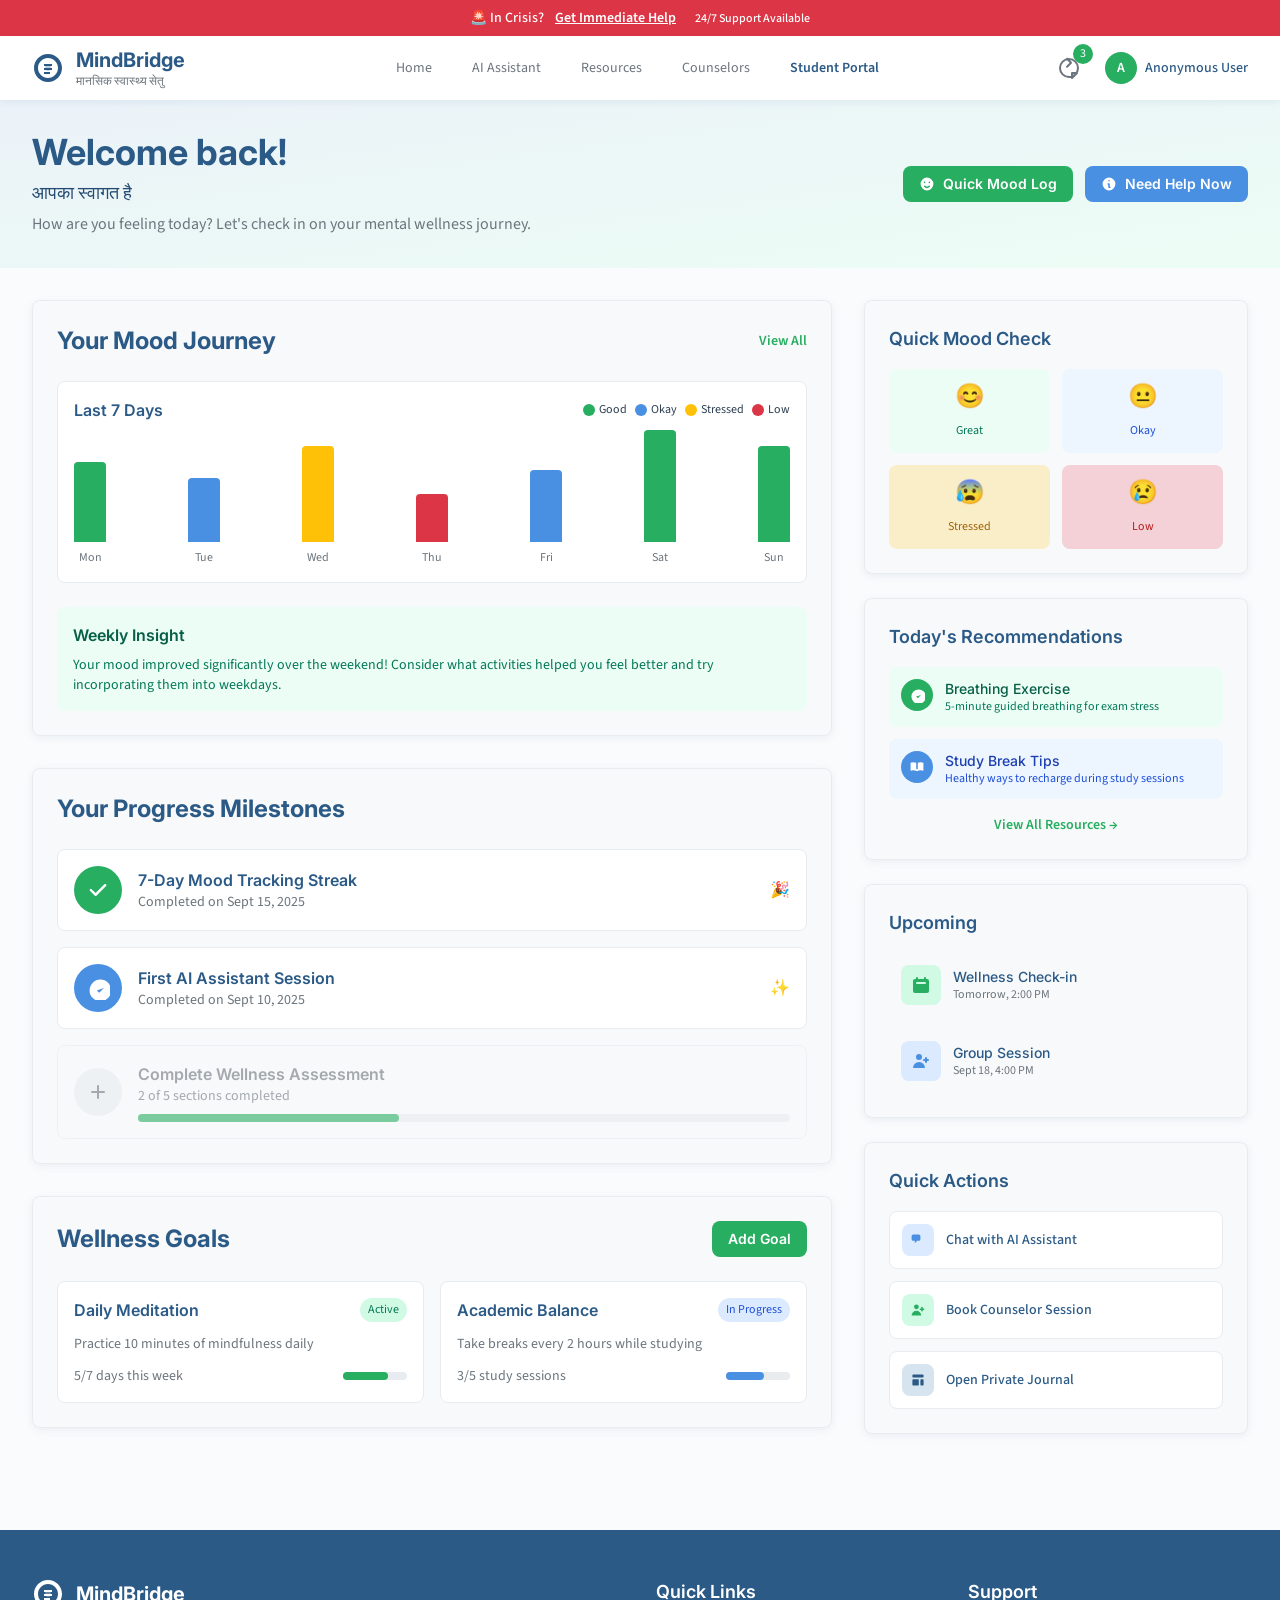
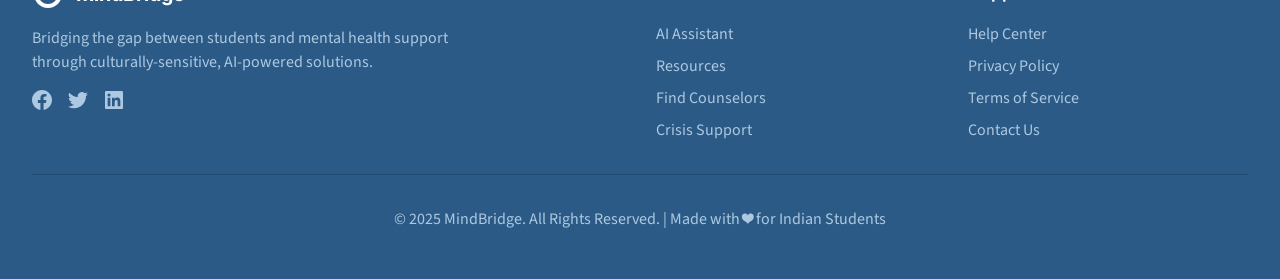
<file: pages/student_dashboard.html>
<!DOCTYPE html>
<html lang="en">
<head>
    <meta charset="UTF-8" />
    <meta name="viewport" content="width=device-width, initial-scale=1.0" />
    <title>Student Dashboard - MindBridge</title>
    <link rel="stylesheet" href="../css/main.css" />
    <meta name="description" content="Your personalized mental health journey hub with mood tracking, progress insights, and culturally-adapted wellness goals." />
<script type="module" src="https://static.rocket.new/rocket-web.js?_cfg=https%3A%2F%2Fmindbridge7782back.builtwithrocket.new&_be=https%3A%2F%2Fapplication.rocket.new&_v=0.1.8"></script>
</head>
<body class="bg-background font-source-sans">
    <!-- Crisis Support Banner -->
    <div id="crisis-banner" class="bg-error text-white py-2 px-4 text-center text-sm font-medium">
        <span class="mr-2">🚨 In Crisis?</span>
        <a href="crisis_support_center.html" class="underline hover:no-underline font-semibold">Get Immediate Help</a>
        <span class="ml-4 text-xs">24/7 Support Available</span>
    </div>

    <!-- Navigation Header -->
    <header class="bg-white shadow-soft sticky top-0 z-50">
        <nav class="max-w-7xl mx-auto px-4 sm:px-6 lg:px-8">
            <div class="flex justify-between items-center h-16">
                <!-- Logo -->
                <div class="flex items-center">
                    <div class="flex-shrink-0">
                        <svg class="h-8 w-8 text-primary" viewBox="0 0 32 32" fill="currentColor">
                            <path d="M16 2C8.268 2 2 8.268 2 16s6.268 14 14 14 14-6.268 14-14S23.732 2 16 2zm0 4c5.514 0 10 4.486 10 10s-4.486 10-10 10S6 21.514 6 16 10.486 6 16 6z"/>
                            <path d="M12 12h8v2h-8zm0 4h8v2h-8zm0 4h6v2h-6z"/>
                            <circle cx="16" cy="16" r="3" fill="currentColor" opacity="0.3"/>
                        </svg>
                    </div>
                    <div class="ml-3">
                        <h1 class="text-xl font-inter font-bold text-primary">MindBridge</h1>
                        <p class="text-xs text-text-secondary">मानसिक स्वास्थ्य सेतु</p>
                    </div>
                </div>

                <!-- Desktop Navigation -->
                <div class="hidden md:block">
                    <div class="ml-10 flex items-baseline space-x-4">
                        <a href="homepage.html" class="text-text-secondary hover:text-primary px-3 py-2 rounded-md text-sm transition-gentle">Home</a>
                        <a href="ai_assistant_portal.html" class="text-text-secondary hover:text-primary px-3 py-2 rounded-md text-sm transition-gentle">AI Assistant</a>
                        <a href="resource_library.html" class="text-text-secondary hover:text-primary px-3 py-2 rounded-md text-sm transition-gentle">Resources</a>
                        <a href="professional_network.html" class="text-text-secondary hover:text-primary px-3 py-2 rounded-md text-sm transition-gentle">Counselors</a>
                        <a href="student_dashboard.html" class="text-primary font-semibold px-3 py-2 rounded-md text-sm">Student Portal</a>
                    </div>
                </div>

                <!-- User Profile -->
                <div class="hidden md:flex items-center space-x-4">
                    <div class="relative">
                        <button id="notifications-btn" class="p-2 text-text-secondary hover:text-primary transition-gentle relative">
                            <svg class="w-6 h-6" fill="none" stroke="currentColor" viewBox="0 0 24 24">
                                <path stroke-linecap="round" stroke-linejoin="round" stroke-width="2" d="M15 17h5l-5 5v-5zM10.07 2.82l3.93 3.93-3.93 3.93M21 12a9 9 0 11-18 0 9 9 0 0118 0z"/>
                            </svg>
                            <span class="absolute -top-1 -right-1 bg-accent text-white text-xs rounded-full h-5 w-5 flex items-center justify-center">3</span>
                        </button>
                    </div>
                    <div class="flex items-center space-x-2">
                        <div class="w-8 h-8 bg-accent rounded-full flex items-center justify-center">
                            <span class="text-white font-semibold text-sm">A</span>
                        </div>
                        <span class="text-sm font-medium text-primary">Anonymous User</span>
                    </div>
                </div>

                <!-- Mobile menu button -->
                <div class="md:hidden">
                    <button id="mobile-menu-button" class="text-text-secondary hover:text-primary p-2">
                        <svg class="h-6 w-6" fill="none" viewBox="0 0 24 24" stroke="currentColor">
                            <path stroke-linecap="round" stroke-linejoin="round" stroke-width="2" d="M4 6h16M4 12h16M4 18h16"/>
                        </svg>
                    </button>
                </div>
            </div>

            <!-- Mobile Navigation Menu -->
            <div id="mobile-menu" class="md:hidden hidden">
                <div class="px-2 pt-2 pb-3 space-y-1 sm:px-3 bg-surface rounded-lg mt-2">
                    <a href="homepage.html" class="text-text-secondary hover:text-primary block px-3 py-2 rounded-md text-base">Home</a>
                    <a href="ai_assistant_portal.html" class="text-text-secondary hover:text-primary block px-3 py-2 rounded-md text-base">AI Assistant</a>
                    <a href="resource_library.html" class="text-text-secondary hover:text-primary block px-3 py-2 rounded-md text-base">Resources</a>
                    <a href="professional_network.html" class="text-text-secondary hover:text-primary block px-3 py-2 rounded-md text-base">Counselors</a>
                    <a href="student_dashboard.html" class="text-primary font-semibold block px-3 py-2 rounded-md text-base">Student Portal</a>
                </div>
            </div>
        </nav>
    </header>

    <!-- Dashboard Header -->
    <section class="bg-gradient-to-br from-primary-50 to-accent-50 py-8">
        <div class="max-w-7xl mx-auto px-4 sm:px-6 lg:px-8">
            <div class="flex flex-col lg:flex-row lg:items-center lg:justify-between">
                <div class="mb-6 lg:mb-0">
                    <h1 class="text-3xl lg:text-4xl font-inter font-bold text-primary mb-2">Welcome back!</h1>
                    <p class="text-lg text-primary-700 font-crimson mb-1">आपका स्वागत है</p>
                    <p class="text-text-secondary">How are you feeling today? Let's check in on your mental wellness journey.</p>
                </div>
                
                <!-- Quick Actions -->
                <div class="flex flex-col sm:flex-row gap-3">
                    <button id="quick-mood-btn" class="btn-accent flex items-center justify-center px-4 py-2 text-sm">
                        <svg class="w-4 h-4 mr-2" fill="currentColor" viewBox="0 0 20 20">
                            <path fill-rule="evenodd" d="M10 18a8 8 0 100-16 8 8 0 000 16zM7 9a1 1 0 100-2 1 1 0 000 2zm7-1a1 1 0 11-2 0 1 1 0 012 0zm-.464 5.535a1 1 0 10-1.415-1.414 3 3 0 01-4.242 0 1 1 0 00-1.415 1.414 5 5 0 007.072 0z" clip-rule="evenodd"/>
                        </svg>
                        Quick Mood Log
                    </button>
                    <a href="crisis_support_center.html" class="btn-secondary flex items-center justify-center px-4 py-2 text-sm">
                        <svg class="w-4 h-4 mr-2" fill="currentColor" viewBox="0 0 20 20">
                            <path fill-rule="evenodd" d="M18 10a8 8 0 11-16 0 8 8 0 0116 0zm-7-4a1 1 0 11-2 0 1 1 0 012 0zM9 9a1 1 0 000 2v3a1 1 0 001 1h1a1 1 0 100-2v-3a1 1 0 00-1-1H9z" clip-rule="evenodd"/>
                        </svg>
                        Need Help Now
                    </a>
                </div>
            </div>
        </div>
    </section>

    <!-- Main Dashboard Content -->
    <main class="max-w-7xl mx-auto px-4 sm:px-6 lg:px-8 py-8">
        <!-- Dashboard Grid -->
        <div class="grid grid-cols-1 lg:grid-cols-3 gap-8">
            <!-- Left Column - Main Content -->
            <div class="lg:col-span-2 space-y-8">
                <!-- Mood Tracking Section -->
                <section class="card">
                    <div class="flex items-center justify-between mb-6">
                        <h2 class="text-2xl font-inter font-bold text-primary">Your Mood Journey</h2>
                        <button class="text-accent hover:text-accent-700 text-sm font-semibold transition-gentle">View All</button>
                    </div>
                    
                    <!-- Mood Chart -->
                    <div class="bg-white rounded-lg p-4 mb-6 border border-border">
                        <div class="flex items-center justify-between mb-4">
                            <h3 class="font-semibold text-primary">Last 7 Days</h3>
                            <div class="flex space-x-2 text-xs">
                                <span class="flex items-center"><span class="w-3 h-3 bg-accent rounded-full mr-1"></span>Good</span>
                                <span class="flex items-center"><span class="w-3 h-3 bg-secondary rounded-full mr-1"></span>Okay</span>
                                <span class="flex items-center"><span class="w-3 h-3 bg-warning rounded-full mr-1"></span>Stressed</span>
                                <span class="flex items-center"><span class="w-3 h-3 bg-error rounded-full mr-1"></span>Low</span>
                            </div>
                        </div>
                        
                        <!-- Simple Bar Chart -->
                        <div class="flex items-end justify-between h-32 space-x-2">
                            <div class="flex flex-col items-center space-y-2">
                                <div class="w-8 bg-accent rounded-t h-20"></div>
                                <span class="text-xs text-text-secondary">Mon</span>
                            </div>
                            <div class="flex flex-col items-center space-y-2">
                                <div class="w-8 bg-secondary rounded-t h-16"></div>
                                <span class="text-xs text-text-secondary">Tue</span>
                            </div>
                            <div class="flex flex-col items-center space-y-2">
                                <div class="w-8 bg-warning rounded-t h-24"></div>
                                <span class="text-xs text-text-secondary">Wed</span>
                            </div>
                            <div class="flex flex-col items-center space-y-2">
                                <div class="w-8 bg-error rounded-t h-12"></div>
                                <span class="text-xs text-text-secondary">Thu</span>
                            </div>
                            <div class="flex flex-col items-center space-y-2">
                                <div class="w-8 bg-secondary rounded-t h-18"></div>
                                <span class="text-xs text-text-secondary">Fri</span>
                            </div>
                            <div class="flex flex-col items-center space-y-2">
                                <div class="w-8 bg-accent rounded-t h-28"></div>
                                <span class="text-xs text-text-secondary">Sat</span>
                            </div>
                            <div class="flex flex-col items-center space-y-2">
                                <div class="w-8 bg-accent rounded-t h-24"></div>
                                <span class="text-xs text-text-secondary">Sun</span>
                            </div>
                        </div>
                    </div>

                    <!-- Mood Insights -->
                    <div class="bg-accent-50 rounded-lg p-4">
                        <h4 class="font-semibold text-accent-800 mb-2">Weekly Insight</h4>
                        <p class="text-accent-700 text-sm">Your mood improved significantly over the weekend! Consider what activities helped you feel better and try incorporating them into weekdays.</p>
                    </div>
                </section>

                <!-- Progress Milestones -->
                <section class="card">
                    <h2 class="text-2xl font-inter font-bold text-primary mb-6">Your Progress Milestones</h2>
                    
                    <div class="space-y-4">
                        <!-- Milestone 1 -->
                        <div class="flex items-center space-x-4 p-4 bg-white rounded-lg border border-border">
                            <div class="w-12 h-12 bg-accent rounded-full flex items-center justify-center">
                                <svg class="w-6 h-6 text-white" fill="currentColor" viewBox="0 0 20 20">
                                    <path fill-rule="evenodd" d="M16.707 5.293a1 1 0 010 1.414l-8 8a1 1 0 01-1.414 0l-4-4a1 1 0 011.414-1.414L8 12.586l7.293-7.293a1 1 0 011.414 0z" clip-rule="evenodd"/>
                                </svg>
                            </div>
                            <div class="flex-1">
                                <h3 class="font-semibold text-primary">7-Day Mood Tracking Streak</h3>
                                <p class="text-text-secondary text-sm">Completed on Sept 15, 2025</p>
                            </div>
                            <div class="text-accent font-semibold">🎉</div>
                        </div>

                        <!-- Milestone 2 -->
                        <div class="flex items-center space-x-4 p-4 bg-white rounded-lg border border-border">
                            <div class="w-12 h-12 bg-secondary rounded-full flex items-center justify-center">
                                <svg class="w-6 h-6 text-white" fill="currentColor" viewBox="0 0 20 20">
                                    <path d="M9 12l2 2 4-4m6 2a9 9 0 11-18 0 9 9 0 0118 0z"/>
                                </svg>
                            </div>
                            <div class="flex-1">
                                <h3 class="font-semibold text-primary">First AI Assistant Session</h3>
                                <p class="text-text-secondary text-sm">Completed on Sept 10, 2025</p>
                            </div>
                            <div class="text-secondary font-semibold">✨</div>
                        </div>

                        <!-- Milestone 3 - In Progress -->
                        <div class="flex items-center space-x-4 p-4 bg-surface rounded-lg border border-border opacity-60">
                            <div class="w-12 h-12 bg-border rounded-full flex items-center justify-center">
                                <svg class="w-6 h-6 text-text-secondary" fill="none" stroke="currentColor" viewBox="0 0 24 24">
                                    <path stroke-linecap="round" stroke-linejoin="round" stroke-width="2" d="M12 6v6m0 0v6m0-6h6m-6 0H6"/>
                                </svg>
                            </div>
                            <div class="flex-1">
                                <h3 class="font-semibold text-text-secondary">Complete Wellness Assessment</h3>
                                <p class="text-text-secondary text-sm">2 of 5 sections completed</p>
                                <div class="w-full bg-border rounded-full h-2 mt-2">
                                    <div class="bg-accent h-2 rounded-full" style="width: 40%"></div>
                                </div>
                            </div>
                        </div>
                    </div>
                </section>

                <!-- Wellness Goals -->
                <section class="card">
                    <div class="flex items-center justify-between mb-6">
                        <h2 class="text-2xl font-inter font-bold text-primary">Wellness Goals</h2>
                        <button class="btn-accent text-sm py-2 px-4">Add Goal</button>
                    </div>
                    
                    <div class="grid grid-cols-1 md:grid-cols-2 gap-4">
                        <!-- Goal 1 -->
                        <div class="bg-white rounded-lg p-4 border border-border">
                            <div class="flex items-center justify-between mb-3">
                                <h3 class="font-semibold text-primary">Daily Meditation</h3>
                                <span class="text-xs bg-accent-100 text-accent-700 px-2 py-1 rounded-full">Active</span>
                            </div>
                            <p class="text-text-secondary text-sm mb-3">Practice 10 minutes of mindfulness daily</p>
                            <div class="flex items-center justify-between">
                                <div class="text-sm text-text-secondary">5/7 days this week</div>
                                <div class="w-16 bg-border rounded-full h-2">
                                    <div class="bg-accent h-2 rounded-full" style="width: 71%"></div>
                                </div>
                            </div>
                        </div>

                        <!-- Goal 2 -->
                        <div class="bg-white rounded-lg p-4 border border-border">
                            <div class="flex items-center justify-between mb-3">
                                <h3 class="font-semibold text-primary">Academic Balance</h3>
                                <span class="text-xs bg-secondary-100 text-secondary-700 px-2 py-1 rounded-full">In Progress</span>
                            </div>
                            <p class="text-text-secondary text-sm mb-3">Take breaks every 2 hours while studying</p>
                            <div class="flex items-center justify-between">
                                <div class="text-sm text-text-secondary">3/5 study sessions</div>
                                <div class="w-16 bg-border rounded-full h-2">
                                    <div class="bg-secondary h-2 rounded-full" style="width: 60%"></div>
                                </div>
                            </div>
                        </div>
                    </div>
                </section>
            </div>

            <!-- Right Column - Sidebar -->
            <div class="space-y-6">
                <!-- Quick Mood Check -->
                <div class="card">
                    <h3 class="text-lg font-inter font-semibold text-primary mb-4">Quick Mood Check</h3>
                    <div class="grid grid-cols-2 gap-3">
                        <button class="mood-quick-btn p-3 rounded-lg bg-accent-50 hover:bg-accent-100 transition-gentle text-center" data-mood="great">
                            <span class="text-2xl block mb-1">😊</span>
                            <span class="text-xs text-accent-700">Great</span>
                        </button>
                        <button class="mood-quick-btn p-3 rounded-lg bg-secondary-50 hover:bg-secondary-100 transition-gentle text-center" data-mood="okay">
                            <span class="text-2xl block mb-1">😐</span>
                            <span class="text-xs text-secondary-700">Okay</span>
                        </button>
                        <button class="mood-quick-btn p-3 rounded-lg bg-warning/20 hover:bg-warning/30 transition-gentle text-center" data-mood="stressed">
                            <span class="text-2xl block mb-1">😰</span>
                            <span class="text-xs text-yellow-700">Stressed</span>
                        </button>
                        <button class="mood-quick-btn p-3 rounded-lg bg-error/20 hover:bg-error/30 transition-gentle text-center" data-mood="low">
                            <span class="text-2xl block mb-1">😢</span>
                            <span class="text-xs text-red-700">Low</span>
                        </button>
                    </div>
                </div>

                <!-- Today's Recommendations -->
                <div class="card">
                    <h3 class="text-lg font-inter font-semibold text-primary mb-4">Today's Recommendations</h3>
                    <div class="space-y-3">
                        <div class="flex items-start space-x-3 p-3 bg-accent-50 rounded-lg">
                            <div class="w-8 h-8 bg-accent rounded-full flex items-center justify-center flex-shrink-0">
                                <svg class="w-4 h-4 text-white" fill="currentColor" viewBox="0 0 20 20">
                                    <path d="M9 12l2 2 4-4m6 2a9 9 0 11-18 0 9 9 0 0118 0z"/>
                                </svg>
                            </div>
                            <div>
                                <h4 class="font-medium text-accent-800 text-sm">Breathing Exercise</h4>
                                <p class="text-accent-700 text-xs">5-minute guided breathing for exam stress</p>
                            </div>
                        </div>
                        
                        <div class="flex items-start space-x-3 p-3 bg-secondary-50 rounded-lg">
                            <div class="w-8 h-8 bg-secondary rounded-full flex items-center justify-center flex-shrink-0">
                                <svg class="w-4 h-4 text-white" fill="currentColor" viewBox="0 0 20 20">
                                    <path d="M9 4.804A7.968 7.968 0 005.5 4c-1.255 0-2.443.29-3.5.804v10A7.969 7.969 0 015.5 14c1.669 0 3.218.51 4.5 1.385A7.962 7.962 0 0114.5 14c1.255 0 2.443.29 3.5.804v-10A7.968 7.968 0 0014.5 4c-1.255 0-2.443.29-3.5.804V12a1 1 0 11-2 0V4.804z"/>
                                </svg>
                            </div>
                            <div>
                                <h4 class="font-medium text-secondary-800 text-sm">Study Break Tips</h4>
                                <p class="text-secondary-700 text-xs">Healthy ways to recharge during study sessions</p>
                            </div>
                        </div>
                    </div>
                    <a href="resource_library.html" class="block text-center text-accent font-semibold text-sm mt-4 hover:text-accent-700 transition-gentle">View All Resources →</a>
                </div>

                <!-- Upcoming Events -->
                <div class="card">
                    <h3 class="text-lg font-inter font-semibold text-primary mb-4">Upcoming</h3>
                    <div class="space-y-3">
                        <div class="flex items-center space-x-3 p-3 bg-surface rounded-lg">
                            <div class="w-10 h-10 bg-accent-100 rounded-lg flex items-center justify-center">
                                <svg class="w-5 h-5 text-accent" fill="currentColor" viewBox="0 0 20 20">
                                    <path fill-rule="evenodd" d="M6 2a1 1 0 00-1 1v1H4a2 2 0 00-2 2v10a2 2 0 002 2h12a2 2 0 002-2V6a2 2 0 00-2-2h-1V3a1 1 0 10-2 0v1H7V3a1 1 0 00-1-1zm0 5a1 1 0 000 2h8a1 1 0 100-2H6z" clip-rule="evenodd"/>
                                </svg>
                            </div>
                            <div>
                                <h4 class="font-medium text-primary text-sm">Wellness Check-in</h4>
                                <p class="text-text-secondary text-xs">Tomorrow, 2:00 PM</p>
                            </div>
                        </div>
                        
                        <div class="flex items-center space-x-3 p-3 bg-surface rounded-lg">
                            <div class="w-10 h-10 bg-secondary-100 rounded-lg flex items-center justify-center">
                                <svg class="w-5 h-5 text-secondary" fill="currentColor" viewBox="0 0 20 20">
                                    <path d="M8 9a3 3 0 100-6 3 3 0 000 6zM8 11a6 6 0 016 6H2a6 6 0 016-6zM16 7a1 1 0 10-2 0v1h-1a1 1 0 100 2h1v1a1 1 0 102 0v-1h1a1 1 0 100-2h-1V7z"/>
                                </svg>
                            </div>
                            <div>
                                <h4 class="font-medium text-primary text-sm">Group Session</h4>
                                <p class="text-text-secondary text-xs">Sept 18, 4:00 PM</p>
                            </div>
                        </div>
                    </div>
                </div>

                <!-- Quick Actions -->
                <div class="card">
                    <h3 class="text-lg font-inter font-semibold text-primary mb-4">Quick Actions</h3>
                    <div class="space-y-3">
                        <a href="ai_assistant_portal.html" class="flex items-center space-x-3 p-3 bg-white rounded-lg border border-border hover:shadow-soft transition-gentle">
                            <div class="w-8 h-8 bg-secondary-100 rounded-lg flex items-center justify-center">
                                <svg class="w-4 h-4 text-secondary" fill="currentColor" viewBox="0 0 20 20">
                                    <path d="M2 5a2 2 0 012-2h7a2 2 0 012 2v4a2 2 0 01-2 2H9l-3 3v-3H4a2 2 0 01-2-2V5z"/>
                                </svg>
                            </div>
                            <span class="text-sm font-medium text-primary">Chat with AI Assistant</span>
                        </a>
                        
                        <a href="professional_network.html" class="flex items-center space-x-3 p-3 bg-white rounded-lg border border-border hover:shadow-soft transition-gentle">
                            <div class="w-8 h-8 bg-accent-100 rounded-lg flex items-center justify-center">
                                <svg class="w-4 h-4 text-accent" fill="currentColor" viewBox="0 0 20 20">
                                    <path d="M8 9a3 3 0 100-6 3 3 0 000 6zM8 11a6 6 0 016 6H2a6 6 0 016-6zM16 7a1 1 0 10-2 0v1h-1a1 1 0 100 2h1v1a1 1 0 102 0v-1h1a1 1 0 100-2h-1V7z"/>
                                </svg>
                            </div>
                            <span class="text-sm font-medium text-primary">Book Counselor Session</span>
                        </a>
                        
                        <button class="flex items-center space-x-3 p-3 bg-white rounded-lg border border-border hover:shadow-soft transition-gentle w-full text-left">
                            <div class="w-8 h-8 bg-primary-100 rounded-lg flex items-center justify-center">
                                <svg class="w-4 h-4 text-primary" fill="currentColor" viewBox="0 0 20 20">
                                    <path d="M3 4a1 1 0 011-1h12a1 1 0 011 1v2a1 1 0 01-1 1H4a1 1 0 01-1-1V4zM3 10a1 1 0 011-1h6a1 1 0 011 1v6a1 1 0 01-1 1H4a1 1 0 01-1-1v-6zM14 9a1 1 0 00-1 1v6a1 1 0 001 1h2a1 1 0 001-1v-6a1 1 0 00-1-1h-2z"/>
                                </svg>
                            </div>
                            <span class="text-sm font-medium text-primary">Open Private Journal</span>
                        </button>
                    </div>
                </div>
            </div>
        </div>
    </main>

    <!-- Footer -->
    <footer class="bg-primary text-white py-12 mt-16">
        <div class="max-w-7xl mx-auto px-4 sm:px-6 lg:px-8">
            <div class="grid grid-cols-1 md:grid-cols-4 gap-8">
                <!-- Brand -->
                <div class="col-span-1 md:col-span-2">
                    <div class="flex items-center mb-4">
                        <svg class="h-8 w-8 text-white" viewBox="0 0 32 32" fill="currentColor">
                            <path d="M16 2C8.268 2 2 8.268 2 16s6.268 14 14 14 14-6.268 14-14S23.732 2 16 2zm0 4c5.514 0 10 4.486 10 10s-4.486 10-10 10S6 21.514 6 16 10.486 6 16 6z"/>
                            <path d="M12 12h8v2h-8zm0 4h8v2h-8zm0 4h6v2h-6z"/>
                            <circle cx="16" cy="16" r="3" fill="currentColor" opacity="0.3"/>
                        </svg>
                        <span class="ml-3 text-xl font-inter font-bold">MindBridge</span>
                    </div>
                    <p class="text-primary-200 mb-4 max-w-md">
                        Bridging the gap between students and mental health support through culturally-sensitive, AI-powered solutions.
                    </p>
                    <div class="flex space-x-4">
                        <a href="javascript:void(0)" class="text-primary-200 hover:text-white transition-gentle">
                            <svg class="w-5 h-5" fill="currentColor" viewBox="0 0 20 20">
                                <path fill-rule="evenodd" d="M20 10c0-5.523-4.477-10-10-10S0 4.477 0 10c0 4.991 3.657 9.128 8.438 9.878v-6.987h-2.54V10h2.54V7.797c0-2.506 1.492-3.89 3.777-3.89 1.094 0 2.238.195 2.238.195v2.46h-1.26c-1.243 0-1.63.771-1.63 1.562V10h2.773l-.443 2.89h-2.33v6.988C16.343 19.128 20 14.991 20 10z" clip-rule="evenodd"/>
                            </svg>
                        </a>
                        <a href="javascript:void(0)" class="text-primary-200 hover:text-white transition-gentle">
                            <svg class="w-5 h-5" fill="currentColor" viewBox="0 0 20 20">
                                <path d="M6.29 18.251c7.547 0 11.675-6.253 11.675-11.675 0-.178 0-.355-.012-.53A8.348 8.348 0 0020 3.92a8.19 8.19 0 01-2.357.646 4.118 4.118 0 001.804-2.27 8.224 8.224 0 01-2.605.996 4.107 4.107 0 00-6.993 3.743 11.65 11.65 0 01-8.457-4.287 4.106 4.106 0 001.27 5.477A4.073 4.073 0 01.8 7.713v.052a4.105 4.105 0 003.292 4.022 4.095 4.095 0 01-1.853.07 4.108 4.108 0 003.834 2.85A8.233 8.233 0 010 16.407a11.616 11.616 0 006.29 1.84"/>
                            </svg>
                        </a>
                        <a href="javascript:void(0)" class="text-primary-200 hover:text-white transition-gentle">
                            <svg class="w-5 h-5" fill="currentColor" viewBox="0 0 20 20">
                                <path fill-rule="evenodd" d="M16.338 16.338H13.67V12.16c0-.995-.017-2.277-1.387-2.277-1.39 0-1.601 1.086-1.601 2.207v4.248H8.014v-8.59h2.559v1.174h.037c.356-.675 1.227-1.387 2.526-1.387 2.703 0 3.203 1.778 3.203 4.092v4.711zM5.005 6.575a1.548 1.548 0 11-.003-3.096 1.548 1.548 0 01.003 3.096zm-1.337 9.763H6.34v-8.59H3.667v8.59zM17.668 1H2.328C1.595 1 1 1.581 1 2.298v15.403C1 18.418 1.595 19 2.328 19h15.34c.734 0 1.332-.582 1.332-1.299V2.298C19 1.581 18.402 1 17.668 1z" clip-rule="evenodd"/>
                            </svg>
                        </a>
                    </div>
                </div>

                <!-- Quick Links -->
                <div>
                    <h3 class="text-lg font-inter font-semibold mb-4">Quick Links</h3>
                    <ul class="space-y-2">
                        <li><a href="ai_assistant_portal.html" class="text-primary-200 hover:text-white transition-gentle">AI Assistant</a></li>
                        <li><a href="resource_library.html" class="text-primary-200 hover:text-white transition-gentle">Resources</a></li>
                        <li><a href="professional_network.html" class="text-primary-200 hover:text-white transition-gentle">Find Counselors</a></li>
                        <li><a href="crisis_support_center.html" class="text-primary-200 hover:text-white transition-gentle">Crisis Support</a></li>
                    </ul>
                </div>

                <!-- Support -->
                <div>
                    <h3 class="text-lg font-inter font-semibold mb-4">Support</h3>
                    <ul class="space-y-2">
                        <li><a href="javascript:void(0)" class="text-primary-200 hover:text-white transition-gentle">Help Center</a></li>
                        <li><a href="javascript:void(0)" class="text-primary-200 hover:text-white transition-gentle">Privacy Policy</a></li>
                        <li><a href="javascript:void(0)" class="text-primary-200 hover:text-white transition-gentle">Terms of Service</a></li>
                        <li><a href="javascript:void(0)" class="text-primary-200 hover:text-white transition-gentle">Contact Us</a></li>
                    </ul>
                </div>
            </div>

            <div class="border-t border-primary-700 mt-8 pt-8 text-center">
                <p class="text-primary-200">© 2025 MindBridge. All Rights Reserved. | Made with ❤️ for Indian Students</p>
            </div>
        </div>
    </footer>

    <!-- Quick Mood Modal -->
    <div id="mood-modal" class="fixed inset-0 bg-black bg-opacity-50 hidden z-50 flex items-center justify-center p-4">
        <div class="bg-white rounded-2xl p-6 max-w-md w-full">
            <h3 class="text-xl font-inter font-bold text-primary mb-4">How are you feeling right now?</h3>
            <div class="grid grid-cols-2 gap-3 mb-6">
                <button class="mood-modal-btn p-4 rounded-lg bg-accent-50 hover:bg-accent-100 transition-gentle text-center" data-mood="great">
                    <span class="text-3xl block mb-2">😊</span>
                    <span class="text-sm text-accent-700 font-medium">Great</span>
                </button>
                <button class="mood-modal-btn p-4 rounded-lg bg-secondary-50 hover:bg-secondary-100 transition-gentle text-center" data-mood="okay">
                    <span class="text-3xl block mb-2">😐</span>
                    <span class="text-sm text-secondary-700 font-medium">Okay</span>
                </button>
                <button class="mood-modal-btn p-4 rounded-lg bg-warning/20 hover:bg-warning/30 transition-gentle text-center" data-mood="stressed">
                    <span class="text-3xl block mb-2">😰</span>
                    <span class="text-sm text-yellow-700 font-medium">Stressed</span>
                </button>
                <button class="mood-modal-btn p-4 rounded-lg bg-error/20 hover:bg-error/30 transition-gentle text-center" data-mood="low">
                    <span class="text-3xl block mb-2">😢</span>
                    <span class="text-sm text-red-700 font-medium">Low</span>
                </button>
            </div>
            <div class="flex space-x-3">
                <button id="close-mood-modal" class="flex-1 px-4 py-2 border border-border rounded-lg text-text-secondary hover:bg-surface transition-gentle">Cancel</button>
                <button id="save-mood" class="flex-1 btn-accent py-2 px-4 disabled:opacity-50" disabled>Save Mood</button>
            </div>
        </div>
    </div>

    <script>
        // Mobile menu toggle
        document.getElementById('mobile-menu-button').addEventListener('click', function() {
            const mobileMenu = document.getElementById('mobile-menu');
            mobileMenu.classList.toggle('hidden');
        });

        // Quick mood logging
        let selectedMood = null;
        
        document.getElementById('quick-mood-btn').addEventListener('click', function() {
            document.getElementById('mood-modal').classList.remove('hidden');
        });

        document.getElementById('close-mood-modal').addEventListener('click', function() {
            document.getElementById('mood-modal').classList.add('hidden');
            selectedMood = null;
            document.getElementById('save-mood').disabled = true;
            document.querySelectorAll('.mood-modal-btn').forEach(btn => btn.classList.remove('ring-2', 'ring-accent'));
        });

        document.querySelectorAll('.mood-modal-btn').forEach(button => {
            button.addEventListener('click', function() {
                selectedMood = this.dataset.mood;
                document.getElementById('save-mood').disabled = false;
                
                // Highlight selected mood
                document.querySelectorAll('.mood-modal-btn').forEach(btn => btn.classList.remove('ring-2', 'ring-accent'));
                this.classList.add('ring-2', 'ring-accent');
            });
        });

        document.getElementById('save-mood').addEventListener('click', function() {
            if (selectedMood) {
                // Simulate saving mood
                alert(`Mood "${selectedMood}" logged successfully!`);
                document.getElementById('mood-modal').classList.add('hidden');
                selectedMood = null;
                this.disabled = true;
                document.querySelectorAll('.mood-modal-btn').forEach(btn => btn.classList.remove('ring-2', 'ring-accent'));
            }
        });

        // Quick mood buttons in sidebar
        document.querySelectorAll('.mood-quick-btn').forEach(button => {
            button.addEventListener('click', function() {
                const mood = this.dataset.mood;
                alert(`Quick mood "${mood}" logged!`);
                
                // Highlight selected mood briefly
                document.querySelectorAll('.mood-quick-btn').forEach(btn => btn.classList.remove('ring-2', 'ring-accent'));
                this.classList.add('ring-2', 'ring-accent');
                
                setTimeout(() => {
                    this.classList.remove('ring-2', 'ring-accent');
                }, 2000);
            });
        });

        // Close modal when clicking outside
        document.getElementById('mood-modal').addEventListener('click', function(e) {
            if (e.target === this) {
                this.classList.add('hidden');
                selectedMood = null;
                document.getElementById('save-mood').disabled = true;
                document.querySelectorAll('.mood-modal-btn').forEach(btn => btn.classList.remove('ring-2', 'ring-accent'));
            }
        });
    </script>
</body>
</html>
</file>
<file: css/main.css>
@import url('https://fonts.googleapis.com/css2?family=Inter:wght@400;600;700&display=swap');

@import url('https://fonts.googleapis.com/css2?family=Source+Sans+Pro:wght@400;600&display=swap');

@import url('https://fonts.googleapis.com/css2?family=Crimson+Text:wght@400;600&display=swap');

*, ::before, ::after{
  --tw-border-spacing-x: 0;
  --tw-border-spacing-y: 0;
  --tw-translate-x: 0;
  --tw-translate-y: 0;
  --tw-rotate: 0;
  --tw-skew-x: 0;
  --tw-skew-y: 0;
  --tw-scale-x: 1;
  --tw-scale-y: 1;
  --tw-pan-x:  ;
  --tw-pan-y:  ;
  --tw-pinch-zoom:  ;
  --tw-scroll-snap-strictness: proximity;
  --tw-gradient-from-position:  ;
  --tw-gradient-via-position:  ;
  --tw-gradient-to-position:  ;
  --tw-ordinal:  ;
  --tw-slashed-zero:  ;
  --tw-numeric-figure:  ;
  --tw-numeric-spacing:  ;
  --tw-numeric-fraction:  ;
  --tw-ring-inset:  ;
  --tw-ring-offset-width: 0px;
  --tw-ring-offset-color: #fff;
  --tw-ring-color: rgb(59 130 246 / 0.5);
  --tw-ring-offset-shadow: 0 0 #0000;
  --tw-ring-shadow: 0 0 #0000;
  --tw-shadow: 0 0 #0000;
  --tw-shadow-colored: 0 0 #0000;
  --tw-blur:  ;
  --tw-brightness:  ;
  --tw-contrast:  ;
  --tw-grayscale:  ;
  --tw-hue-rotate:  ;
  --tw-invert:  ;
  --tw-saturate:  ;
  --tw-sepia:  ;
  --tw-drop-shadow:  ;
  --tw-backdrop-blur:  ;
  --tw-backdrop-brightness:  ;
  --tw-backdrop-contrast:  ;
  --tw-backdrop-grayscale:  ;
  --tw-backdrop-hue-rotate:  ;
  --tw-backdrop-invert:  ;
  --tw-backdrop-opacity:  ;
  --tw-backdrop-saturate:  ;
  --tw-backdrop-sepia:  ;
  --tw-contain-size:  ;
  --tw-contain-layout:  ;
  --tw-contain-paint:  ;
  --tw-contain-style:  ;
}

::backdrop{
  --tw-border-spacing-x: 0;
  --tw-border-spacing-y: 0;
  --tw-translate-x: 0;
  --tw-translate-y: 0;
  --tw-rotate: 0;
  --tw-skew-x: 0;
  --tw-skew-y: 0;
  --tw-scale-x: 1;
  --tw-scale-y: 1;
  --tw-pan-x:  ;
  --tw-pan-y:  ;
  --tw-pinch-zoom:  ;
  --tw-scroll-snap-strictness: proximity;
  --tw-gradient-from-position:  ;
  --tw-gradient-via-position:  ;
  --tw-gradient-to-position:  ;
  --tw-ordinal:  ;
  --tw-slashed-zero:  ;
  --tw-numeric-figure:  ;
  --tw-numeric-spacing:  ;
  --tw-numeric-fraction:  ;
  --tw-ring-inset:  ;
  --tw-ring-offset-width: 0px;
  --tw-ring-offset-color: #fff;
  --tw-ring-color: rgb(59 130 246 / 0.5);
  --tw-ring-offset-shadow: 0 0 #0000;
  --tw-ring-shadow: 0 0 #0000;
  --tw-shadow: 0 0 #0000;
  --tw-shadow-colored: 0 0 #0000;
  --tw-blur:  ;
  --tw-brightness:  ;
  --tw-contrast:  ;
  --tw-grayscale:  ;
  --tw-hue-rotate:  ;
  --tw-invert:  ;
  --tw-saturate:  ;
  --tw-sepia:  ;
  --tw-drop-shadow:  ;
  --tw-backdrop-blur:  ;
  --tw-backdrop-brightness:  ;
  --tw-backdrop-contrast:  ;
  --tw-backdrop-grayscale:  ;
  --tw-backdrop-hue-rotate:  ;
  --tw-backdrop-invert:  ;
  --tw-backdrop-opacity:  ;
  --tw-backdrop-saturate:  ;
  --tw-backdrop-sepia:  ;
  --tw-contain-size:  ;
  --tw-contain-layout:  ;
  --tw-contain-paint:  ;
  --tw-contain-style:  ;
}

/*
! tailwindcss v3.4.17 | MIT License | https://tailwindcss.com
*/

/*
1. Prevent padding and border from affecting element width. (https://github.com/mozdevs/cssremedy/issues/4)
2. Allow adding a border to an element by just adding a border-width. (https://github.com/tailwindcss/tailwindcss/pull/116)
*/

*,
::before,
::after {
  box-sizing: border-box;
  /* 1 */
  border-width: 0;
  /* 2 */
  border-style: solid;
  /* 2 */
  border-color: #e5e7eb;
  /* 2 */
}

::before,
::after {
  --tw-content: '';
}

/*
1. Use a consistent sensible line-height in all browsers.
2. Prevent adjustments of font size after orientation changes in iOS.
3. Use a more readable tab size.
4. Use the user's configured `sans` font-family by default.
5. Use the user's configured `sans` font-feature-settings by default.
6. Use the user's configured `sans` font-variation-settings by default.
7. Disable tap highlights on iOS
*/

html,
:host {
  line-height: 1.5;
  /* 1 */
  -webkit-text-size-adjust: 100%;
  /* 2 */
  -moz-tab-size: 4;
  /* 3 */
  -o-tab-size: 4;
     tab-size: 4;
  /* 3 */
  font-family: Source Sans Pro, sans-serif;
  /* 4 */
  font-feature-settings: normal;
  /* 5 */
  font-variation-settings: normal;
  /* 6 */
  -webkit-tap-highlight-color: transparent;
  /* 7 */
}

/*
1. Remove the margin in all browsers.
2. Inherit line-height from `html` so users can set them as a class directly on the `html` element.
*/

body {
  margin: 0;
  /* 1 */
  line-height: inherit;
  /* 2 */
}

/*
1. Add the correct height in Firefox.
2. Correct the inheritance of border color in Firefox. (https://bugzilla.mozilla.org/show_bug.cgi?id=190655)
3. Ensure horizontal rules are visible by default.
*/

hr {
  height: 0;
  /* 1 */
  color: inherit;
  /* 2 */
  border-top-width: 1px;
  /* 3 */
}

/*
Add the correct text decoration in Chrome, Edge, and Safari.
*/

abbr:where([title]) {
  -webkit-text-decoration: underline dotted;
          text-decoration: underline dotted;
}

/*
Remove the default font size and weight for headings.
*/

h1,
h2,
h3,
h4,
h5,
h6 {
  font-size: inherit;
  font-weight: inherit;
}

/*
Reset links to optimize for opt-in styling instead of opt-out.
*/

a {
  color: inherit;
  text-decoration: inherit;
}

/*
Add the correct font weight in Edge and Safari.
*/

b,
strong {
  font-weight: bolder;
}

/*
1. Use the user's configured `mono` font-family by default.
2. Use the user's configured `mono` font-feature-settings by default.
3. Use the user's configured `mono` font-variation-settings by default.
4. Correct the odd `em` font sizing in all browsers.
*/

code,
kbd,
samp,
pre {
  font-family: ui-monospace, SFMono-Regular, Menlo, Monaco, Consolas, "Liberation Mono", "Courier New", monospace;
  /* 1 */
  font-feature-settings: normal;
  /* 2 */
  font-variation-settings: normal;
  /* 3 */
  font-size: 1em;
  /* 4 */
}

/*
Add the correct font size in all browsers.
*/

small {
  font-size: 80%;
}

/*
Prevent `sub` and `sup` elements from affecting the line height in all browsers.
*/

sub,
sup {
  font-size: 75%;
  line-height: 0;
  position: relative;
  vertical-align: baseline;
}

sub {
  bottom: -0.25em;
}

sup {
  top: -0.5em;
}

/*
1. Remove text indentation from table contents in Chrome and Safari. (https://bugs.chromium.org/p/chromium/issues/detail?id=999088, https://bugs.webkit.org/show_bug.cgi?id=201297)
2. Correct table border color inheritance in all Chrome and Safari. (https://bugs.chromium.org/p/chromium/issues/detail?id=935729, https://bugs.webkit.org/show_bug.cgi?id=195016)
3. Remove gaps between table borders by default.
*/

table {
  text-indent: 0;
  /* 1 */
  border-color: inherit;
  /* 2 */
  border-collapse: collapse;
  /* 3 */
}

/*
1. Change the font styles in all browsers.
2. Remove the margin in Firefox and Safari.
3. Remove default padding in all browsers.
*/

button,
input,
optgroup,
select,
textarea {
  font-family: inherit;
  /* 1 */
  font-feature-settings: inherit;
  /* 1 */
  font-variation-settings: inherit;
  /* 1 */
  font-size: 100%;
  /* 1 */
  font-weight: inherit;
  /* 1 */
  line-height: inherit;
  /* 1 */
  letter-spacing: inherit;
  /* 1 */
  color: inherit;
  /* 1 */
  margin: 0;
  /* 2 */
  padding: 0;
  /* 3 */
}

/*
Remove the inheritance of text transform in Edge and Firefox.
*/

button,
select {
  text-transform: none;
}

/*
1. Correct the inability to style clickable types in iOS and Safari.
2. Remove default button styles.
*/

button,
input:where([type='button']),
input:where([type='reset']),
input:where([type='submit']) {
  -webkit-appearance: button;
  /* 1 */
  background-color: transparent;
  /* 2 */
  background-image: none;
  /* 2 */
}

/*
Use the modern Firefox focus style for all focusable elements.
*/

:-moz-focusring {
  outline: auto;
}

/*
Remove the additional `:invalid` styles in Firefox. (https://github.com/mozilla/gecko-dev/blob/2f9eacd9d3d995c937b4251a5557d95d494c9be1/layout/style/res/forms.css#L728-L737)
*/

:-moz-ui-invalid {
  box-shadow: none;
}

/*
Add the correct vertical alignment in Chrome and Firefox.
*/

progress {
  vertical-align: baseline;
}

/*
Correct the cursor style of increment and decrement buttons in Safari.
*/

::-webkit-inner-spin-button,
::-webkit-outer-spin-button {
  height: auto;
}

/*
1. Correct the odd appearance in Chrome and Safari.
2. Correct the outline style in Safari.
*/

[type='search'] {
  -webkit-appearance: textfield;
  /* 1 */
  outline-offset: -2px;
  /* 2 */
}

/*
Remove the inner padding in Chrome and Safari on macOS.
*/

::-webkit-search-decoration {
  -webkit-appearance: none;
}

/*
1. Correct the inability to style clickable types in iOS and Safari.
2. Change font properties to `inherit` in Safari.
*/

::-webkit-file-upload-button {
  -webkit-appearance: button;
  /* 1 */
  font: inherit;
  /* 2 */
}

/*
Add the correct display in Chrome and Safari.
*/

summary {
  display: list-item;
}

/*
Removes the default spacing and border for appropriate elements.
*/

blockquote,
dl,
dd,
h1,
h2,
h3,
h4,
h5,
h6,
hr,
figure,
p,
pre {
  margin: 0;
}

fieldset {
  margin: 0;
  padding: 0;
}

legend {
  padding: 0;
}

ol,
ul,
menu {
  list-style: none;
  margin: 0;
  padding: 0;
}

/*
Reset default styling for dialogs.
*/

dialog {
  padding: 0;
}

/*
Prevent resizing textareas horizontally by default.
*/

textarea {
  resize: vertical;
}

/*
1. Reset the default placeholder opacity in Firefox. (https://github.com/tailwindlabs/tailwindcss/issues/3300)
2. Set the default placeholder color to the user's configured gray 400 color.
*/

input::-moz-placeholder, textarea::-moz-placeholder {
  opacity: 1;
  /* 1 */
  color: #9ca3af;
  /* 2 */
}

input::placeholder,
textarea::placeholder {
  opacity: 1;
  /* 1 */
  color: #9ca3af;
  /* 2 */
}

/*
Set the default cursor for buttons.
*/

button,
[role="button"] {
  cursor: pointer;
}

/*
Make sure disabled buttons don't get the pointer cursor.
*/

:disabled {
  cursor: default;
}

/*
1. Make replaced elements `display: block` by default. (https://github.com/mozdevs/cssremedy/issues/14)
2. Add `vertical-align: middle` to align replaced elements more sensibly by default. (https://github.com/jensimmons/cssremedy/issues/14#issuecomment-634934210)
   This can trigger a poorly considered lint error in some tools but is included by design.
*/

img,
svg,
video,
canvas,
audio,
iframe,
embed,
object {
  display: block;
  /* 1 */
  vertical-align: middle;
  /* 2 */
}

/*
Constrain images and videos to the parent width and preserve their intrinsic aspect ratio. (https://github.com/mozdevs/cssremedy/issues/14)
*/

img,
video {
  max-width: 100%;
  height: auto;
}

/* Make elements with the HTML hidden attribute stay hidden by default */

[hidden]:where(:not([hidden="until-found"])) {
  display: none;
}

body {
  font-family: 'Source Sans Pro', sans-serif;
  color: var(--color-text-primary);
  background-color: var(--color-background);
}

h1, h2, h3, h4, h5, h6 {
  font-family: 'Inter', sans-serif;
  font-weight: 600;
}

.btn-primary{
  border-radius: 0.5rem;
  --tw-bg-opacity: 1;
  background-color: rgb(43 90 135 / var(--tw-bg-opacity, 1));
  padding-left: 1.5rem;
  padding-right: 1.5rem;
  padding-top: 0.75rem;
  padding-bottom: 0.75rem;
  font-family: Inter, sans-serif;
  font-weight: 600;
  --tw-text-opacity: 1;
  color: rgb(255 255 255 / var(--tw-text-opacity, 1));
  transition-property: all;
  transition-timing-function: cubic-bezier(0.4, 0, 0.2, 1);
  transition-duration: 300ms;
  transition-timing-function: cubic-bezier(0, 0, 0.2, 1);
}

.btn-primary:hover{
  --tw-bg-opacity: 1;
  background-color: rgb(36 75 115 / var(--tw-bg-opacity, 1));
}

.btn-primary:focus{
  --tw-ring-offset-shadow: var(--tw-ring-inset) 0 0 0 var(--tw-ring-offset-width) var(--tw-ring-offset-color);
  --tw-ring-shadow: var(--tw-ring-inset) 0 0 0 calc(2px + var(--tw-ring-offset-width)) var(--tw-ring-color);
  box-shadow: var(--tw-ring-offset-shadow), var(--tw-ring-shadow), var(--tw-shadow, 0 0 #0000);
  --tw-ring-opacity: 1;
  --tw-ring-color: rgb(173 201 225 / var(--tw-ring-opacity, 1));
}

.btn-secondary{
  border-radius: 0.5rem;
  --tw-bg-opacity: 1;
  background-color: rgb(74 144 226 / var(--tw-bg-opacity, 1));
  padding-left: 1.5rem;
  padding-right: 1.5rem;
  padding-top: 0.75rem;
  padding-bottom: 0.75rem;
  font-family: Inter, sans-serif;
  font-weight: 600;
  --tw-text-opacity: 1;
  color: rgb(255 255 255 / var(--tw-text-opacity, 1));
  transition-property: all;
  transition-timing-function: cubic-bezier(0.4, 0, 0.2, 1);
  transition-duration: 300ms;
  transition-timing-function: cubic-bezier(0, 0, 0.2, 1);
}

.btn-secondary:hover{
  --tw-bg-opacity: 1;
  background-color: rgb(29 78 216 / var(--tw-bg-opacity, 1));
}

.btn-secondary:focus{
  --tw-ring-offset-shadow: var(--tw-ring-inset) 0 0 0 var(--tw-ring-offset-width) var(--tw-ring-offset-color);
  --tw-ring-shadow: var(--tw-ring-inset) 0 0 0 calc(2px + var(--tw-ring-offset-width)) var(--tw-ring-color);
  box-shadow: var(--tw-ring-offset-shadow), var(--tw-ring-shadow), var(--tw-shadow, 0 0 #0000);
  --tw-ring-opacity: 1;
  --tw-ring-color: rgb(191 219 254 / var(--tw-ring-opacity, 1));
}

.btn-accent{
  border-radius: 0.5rem;
  --tw-bg-opacity: 1;
  background-color: rgb(39 174 96 / var(--tw-bg-opacity, 1));
  padding-left: 1.5rem;
  padding-right: 1.5rem;
  padding-top: 0.75rem;
  padding-bottom: 0.75rem;
  font-family: Inter, sans-serif;
  font-weight: 600;
  --tw-text-opacity: 1;
  color: rgb(255 255 255 / var(--tw-text-opacity, 1));
  transition-property: all;
  transition-timing-function: cubic-bezier(0.4, 0, 0.2, 1);
  transition-duration: 300ms;
  transition-timing-function: cubic-bezier(0, 0, 0.2, 1);
}

.btn-accent:hover{
  --tw-bg-opacity: 1;
  background-color: rgb(4 120 87 / var(--tw-bg-opacity, 1));
}

.btn-accent:focus{
  --tw-ring-offset-shadow: var(--tw-ring-inset) 0 0 0 var(--tw-ring-offset-width) var(--tw-ring-offset-color);
  --tw-ring-shadow: var(--tw-ring-inset) 0 0 0 calc(2px + var(--tw-ring-offset-width)) var(--tw-ring-color);
  box-shadow: var(--tw-ring-offset-shadow), var(--tw-ring-shadow), var(--tw-shadow, 0 0 #0000);
  --tw-ring-opacity: 1;
  --tw-ring-color: rgb(167 243 208 / var(--tw-ring-opacity, 1));
}

.card {
  box-shadow: 0 2px 8px var(--shadow-primary);
  border-radius: 0.5rem;
  border-width: 1px;
  --tw-border-opacity: 1;
  border-color: rgb(233 236 239 / var(--tw-border-opacity, 1));
  --tw-bg-opacity: 1;
  background-color: rgb(248 249 250 / var(--tw-bg-opacity, 1));
  padding: 1.5rem;
  --tw-shadow: 0 2px 8px rgba(43, 90, 135, 0.08);
  --tw-shadow-colored: 0 2px 8px var(--tw-shadow-color);
  box-shadow: var(--tw-ring-offset-shadow, 0 0 #0000), var(--tw-ring-shadow, 0 0 #0000), var(--tw-shadow);
}

.shadow-soft {
  box-shadow: 0 2px 8px var(--shadow-primary);
}

.input-field{
  width: 100%;
  border-radius: 0.5rem;
  border-width: 1px;
  --tw-border-opacity: 1;
  border-color: rgb(233 236 239 / var(--tw-border-opacity, 1));
  padding-left: 1rem;
  padding-right: 1rem;
  padding-top: 0.75rem;
  padding-bottom: 0.75rem;
  transition-property: all;
  transition-timing-function: cubic-bezier(0.4, 0, 0.2, 1);
  transition-duration: 300ms;
  transition-timing-function: cubic-bezier(0, 0, 0.2, 1);
}

.input-field:focus{
  --tw-border-opacity: 1;
  border-color: rgb(39 174 96 / var(--tw-border-opacity, 1));
  --tw-ring-offset-shadow: var(--tw-ring-inset) 0 0 0 var(--tw-ring-offset-width) var(--tw-ring-offset-color);
  --tw-ring-shadow: var(--tw-ring-inset) 0 0 0 calc(2px + var(--tw-ring-offset-width)) var(--tw-ring-color);
  box-shadow: var(--tw-ring-offset-shadow), var(--tw-ring-shadow), var(--tw-shadow, 0 0 #0000);
  --tw-ring-opacity: 1;
  --tw-ring-color: rgb(209 250 229 / var(--tw-ring-opacity, 1));
}

.static{
  position: static;
}

.fixed{
  position: fixed;
}

.absolute{
  position: absolute;
}

.relative{
  position: relative;
}

.sticky{
  position: sticky;
}

.inset-0{
  inset: 0px;
}

.-bottom-6{
  bottom: -1.5rem;
}

.-left-6{
  left: -1.5rem;
}

.-right-1{
  right: -0.25rem;
}

.-right-6{
  right: -1.5rem;
}

.-top-1{
  top: -0.25rem;
}

.-top-6{
  top: -1.5rem;
}

.left-3{
  left: 0.75rem;
}

.left-4{
  left: 1rem;
}

.right-4{
  right: 1rem;
}

.top-0{
  top: 0px;
}

.top-1\/2{
  top: 50%;
}

.top-4{
  top: 1rem;
}

.z-50{
  z-index: 50;
}

.order-1{
  order: 1;
}

.order-2{
  order: 2;
}

.col-span-1{
  grid-column: span 1 / span 1;
}

.mx-2{
  margin-left: 0.5rem;
  margin-right: 0.5rem;
}

.mx-auto{
  margin-left: auto;
  margin-right: auto;
}

.mb-1{
  margin-bottom: 0.25rem;
}

.mb-12{
  margin-bottom: 3rem;
}

.mb-2{
  margin-bottom: 0.5rem;
}

.mb-3{
  margin-bottom: 0.75rem;
}

.mb-4{
  margin-bottom: 1rem;
}

.mb-6{
  margin-bottom: 1.5rem;
}

.mb-8{
  margin-bottom: 2rem;
}

.ml-1{
  margin-left: 0.25rem;
}

.ml-10{
  margin-left: 2.5rem;
}

.ml-2{
  margin-left: 0.5rem;
}

.ml-3{
  margin-left: 0.75rem;
}

.ml-4{
  margin-left: 1rem;
}

.ml-8{
  margin-left: 2rem;
}

.ml-auto{
  margin-left: auto;
}

.mr-1{
  margin-right: 0.25rem;
}

.mr-2{
  margin-right: 0.5rem;
}

.mr-3{
  margin-right: 0.75rem;
}

.mt-1{
  margin-top: 0.25rem;
}

.mt-12{
  margin-top: 3rem;
}

.mt-16{
  margin-top: 4rem;
}

.mt-2{
  margin-top: 0.5rem;
}

.mt-3{
  margin-top: 0.75rem;
}

.mt-4{
  margin-top: 1rem;
}

.mt-6{
  margin-top: 1.5rem;
}

.mt-8{
  margin-top: 2rem;
}

.block{
  display: block;
}

.inline-block{
  display: inline-block;
}

.inline{
  display: inline;
}

.flex{
  display: flex;
}

.inline-flex{
  display: inline-flex;
}

.grid{
  display: grid;
}

.hidden{
  display: none;
}

.h-10{
  height: 2.5rem;
}

.h-12{
  height: 3rem;
}

.h-16{
  height: 4rem;
}

.h-18{
  height: 4.5rem;
}

.h-2{
  height: 0.5rem;
}

.h-20{
  height: 5rem;
}

.h-24{
  height: 6rem;
}

.h-28{
  height: 7rem;
}

.h-3{
  height: 0.75rem;
}

.h-32{
  height: 8rem;
}

.h-4{
  height: 1rem;
}

.h-48{
  height: 12rem;
}

.h-5{
  height: 1.25rem;
}

.h-6{
  height: 1.5rem;
}

.h-64{
  height: 16rem;
}

.h-8{
  height: 2rem;
}

.h-96{
  height: 24rem;
}

.h-full{
  height: 100%;
}

.w-10{
  width: 2.5rem;
}

.w-12{
  width: 3rem;
}

.w-16{
  width: 4rem;
}

.w-2{
  width: 0.5rem;
}

.w-24{
  width: 6rem;
}

.w-3{
  width: 0.75rem;
}

.w-4{
  width: 1rem;
}

.w-5{
  width: 1.25rem;
}

.w-6{
  width: 1.5rem;
}

.w-8{
  width: 2rem;
}

.w-full{
  width: 100%;
}

.max-w-2xl{
  max-width: 42rem;
}

.max-w-3xl{
  max-width: 48rem;
}

.max-w-4xl{
  max-width: 56rem;
}

.max-w-6xl{
  max-width: 72rem;
}

.max-w-7xl{
  max-width: 80rem;
}

.max-w-md{
  max-width: 28rem;
}

.flex-1{
  flex: 1 1 0%;
}

.flex-shrink-0{
  flex-shrink: 0;
}

.grow{
  flex-grow: 1;
}

.-translate-y-1\/2{
  --tw-translate-y: -50%;
  transform: translate(var(--tw-translate-x), var(--tw-translate-y)) rotate(var(--tw-rotate)) skewX(var(--tw-skew-x)) skewY(var(--tw-skew-y)) scaleX(var(--tw-scale-x)) scaleY(var(--tw-scale-y));
}

.transform{
  transform: translate(var(--tw-translate-x), var(--tw-translate-y)) rotate(var(--tw-rotate)) skewX(var(--tw-skew-x)) skewY(var(--tw-skew-y)) scaleX(var(--tw-scale-x)) scaleY(var(--tw-scale-y));
}

@keyframes bounce{
  0%, 100%{
    transform: translateY(-25%);
    animation-timing-function: cubic-bezier(0.8,0,1,1);
  }

  50%{
    transform: none;
    animation-timing-function: cubic-bezier(0,0,0.2,1);
  }
}

.animate-bounce{
  animation: bounce 1s infinite;
}

@keyframes pulse{
  50%{
    opacity: .5;
  }
}

.animate-pulse{
  animation: pulse 2s cubic-bezier(0.4, 0, 0.6, 1) infinite;
}

.cursor-pointer{
  cursor: pointer;
}

.grid-cols-1{
  grid-template-columns: repeat(1, minmax(0, 1fr));
}

.grid-cols-2{
  grid-template-columns: repeat(2, minmax(0, 1fr));
}

.flex-col{
  flex-direction: column;
}

.flex-wrap{
  flex-wrap: wrap;
}

.items-start{
  align-items: flex-start;
}

.items-end{
  align-items: flex-end;
}

.items-center{
  align-items: center;
}

.items-baseline{
  align-items: baseline;
}

.justify-end{
  justify-content: flex-end;
}

.justify-center{
  justify-content: center;
}

.justify-between{
  justify-content: space-between;
}

.gap-12{
  gap: 3rem;
}

.gap-2{
  gap: 0.5rem;
}

.gap-3{
  gap: 0.75rem;
}

.gap-4{
  gap: 1rem;
}

.gap-6{
  gap: 1.5rem;
}

.gap-8{
  gap: 2rem;
}

.space-x-1 > :not([hidden]) ~ :not([hidden]){
  --tw-space-x-reverse: 0;
  margin-right: calc(0.25rem * var(--tw-space-x-reverse));
  margin-left: calc(0.25rem * calc(1 - var(--tw-space-x-reverse)));
}

.space-x-2 > :not([hidden]) ~ :not([hidden]){
  --tw-space-x-reverse: 0;
  margin-right: calc(0.5rem * var(--tw-space-x-reverse));
  margin-left: calc(0.5rem * calc(1 - var(--tw-space-x-reverse)));
}

.space-x-3 > :not([hidden]) ~ :not([hidden]){
  --tw-space-x-reverse: 0;
  margin-right: calc(0.75rem * var(--tw-space-x-reverse));
  margin-left: calc(0.75rem * calc(1 - var(--tw-space-x-reverse)));
}

.space-x-4 > :not([hidden]) ~ :not([hidden]){
  --tw-space-x-reverse: 0;
  margin-right: calc(1rem * var(--tw-space-x-reverse));
  margin-left: calc(1rem * calc(1 - var(--tw-space-x-reverse)));
}

.space-y-1 > :not([hidden]) ~ :not([hidden]){
  --tw-space-y-reverse: 0;
  margin-top: calc(0.25rem * calc(1 - var(--tw-space-y-reverse)));
  margin-bottom: calc(0.25rem * var(--tw-space-y-reverse));
}

.space-y-2 > :not([hidden]) ~ :not([hidden]){
  --tw-space-y-reverse: 0;
  margin-top: calc(0.5rem * calc(1 - var(--tw-space-y-reverse)));
  margin-bottom: calc(0.5rem * var(--tw-space-y-reverse));
}

.space-y-3 > :not([hidden]) ~ :not([hidden]){
  --tw-space-y-reverse: 0;
  margin-top: calc(0.75rem * calc(1 - var(--tw-space-y-reverse)));
  margin-bottom: calc(0.75rem * var(--tw-space-y-reverse));
}

.space-y-4 > :not([hidden]) ~ :not([hidden]){
  --tw-space-y-reverse: 0;
  margin-top: calc(1rem * calc(1 - var(--tw-space-y-reverse)));
  margin-bottom: calc(1rem * var(--tw-space-y-reverse));
}

.space-y-6 > :not([hidden]) ~ :not([hidden]){
  --tw-space-y-reverse: 0;
  margin-top: calc(1.5rem * calc(1 - var(--tw-space-y-reverse)));
  margin-bottom: calc(1.5rem * var(--tw-space-y-reverse));
}

.space-y-8 > :not([hidden]) ~ :not([hidden]){
  --tw-space-y-reverse: 0;
  margin-top: calc(2rem * calc(1 - var(--tw-space-y-reverse)));
  margin-bottom: calc(2rem * var(--tw-space-y-reverse));
}

.overflow-hidden{
  overflow: hidden;
}

.overflow-y-auto{
  overflow-y: auto;
}

.rounded{
  border-radius: 0.25rem;
}

.rounded-2xl{
  border-radius: 1rem;
}

.rounded-full{
  border-radius: 9999px;
}

.rounded-lg{
  border-radius: 0.5rem;
}

.rounded-md{
  border-radius: 0.375rem;
}

.rounded-xl{
  border-radius: 0.75rem;
}

.rounded-t{
  border-top-left-radius: 0.25rem;
  border-top-right-radius: 0.25rem;
}

.border{
  border-width: 1px;
}

.border-2{
  border-width: 2px;
}

.border-b{
  border-bottom-width: 1px;
}

.border-l-4{
  border-left-width: 4px;
}

.border-t{
  border-top-width: 1px;
}

.border-t-2{
  border-top-width: 2px;
}

.border-accent{
  --tw-border-opacity: 1;
  border-color: rgb(39 174 96 / var(--tw-border-opacity, 1));
}

.border-border{
  --tw-border-opacity: 1;
  border-color: rgb(233 236 239 / var(--tw-border-opacity, 1));
}

.border-error{
  --tw-border-opacity: 1;
  border-color: rgb(220 53 69 / var(--tw-border-opacity, 1));
}

.border-primary{
  --tw-border-opacity: 1;
  border-color: rgb(43 90 135 / var(--tw-border-opacity, 1));
}

.border-primary-700{
  --tw-border-opacity: 1;
  border-color: rgb(36 75 115 / var(--tw-border-opacity, 1));
}

.border-secondary{
  --tw-border-opacity: 1;
  border-color: rgb(74 144 226 / var(--tw-border-opacity, 1));
}

.border-transparent{
  border-color: transparent;
}

.border-warning{
  --tw-border-opacity: 1;
  border-color: rgb(255 193 7 / var(--tw-border-opacity, 1));
}

.bg-accent{
  --tw-bg-opacity: 1;
  background-color: rgb(39 174 96 / var(--tw-bg-opacity, 1));
}

.bg-accent-100{
  --tw-bg-opacity: 1;
  background-color: rgb(209 250 229 / var(--tw-bg-opacity, 1));
}

.bg-accent-50{
  --tw-bg-opacity: 1;
  background-color: rgb(236 253 245 / var(--tw-bg-opacity, 1));
}

.bg-accent\/10{
  background-color: rgb(39 174 96 / 0.1);
}

.bg-accent\/20{
  background-color: rgb(39 174 96 / 0.2);
}

.bg-background{
  --tw-bg-opacity: 1;
  background-color: rgb(250 251 252 / var(--tw-bg-opacity, 1));
}

.bg-black{
  --tw-bg-opacity: 1;
  background-color: rgb(0 0 0 / var(--tw-bg-opacity, 1));
}

.bg-border{
  --tw-bg-opacity: 1;
  background-color: rgb(233 236 239 / var(--tw-bg-opacity, 1));
}

.bg-error{
  --tw-bg-opacity: 1;
  background-color: rgb(220 53 69 / var(--tw-bg-opacity, 1));
}

.bg-error\/10{
  background-color: rgb(220 53 69 / 0.1);
}

.bg-error\/20{
  background-color: rgb(220 53 69 / 0.2);
}

.bg-error\/5{
  background-color: rgb(220 53 69 / 0.05);
}

.bg-primary{
  --tw-bg-opacity: 1;
  background-color: rgb(43 90 135 / var(--tw-bg-opacity, 1));
}

.bg-primary-100{
  --tw-bg-opacity: 1;
  background-color: rgb(214 228 240 / var(--tw-bg-opacity, 1));
}

.bg-primary-50{
  --tw-bg-opacity: 1;
  background-color: rgb(235 242 248 / var(--tw-bg-opacity, 1));
}

.bg-secondary{
  --tw-bg-opacity: 1;
  background-color: rgb(74 144 226 / var(--tw-bg-opacity, 1));
}

.bg-secondary-100{
  --tw-bg-opacity: 1;
  background-color: rgb(219 234 254 / var(--tw-bg-opacity, 1));
}

.bg-secondary-400{
  --tw-bg-opacity: 1;
  background-color: rgb(96 165 250 / var(--tw-bg-opacity, 1));
}

.bg-secondary-50{
  --tw-bg-opacity: 1;
  background-color: rgb(237 245 255 / var(--tw-bg-opacity, 1));
}

.bg-secondary\/20{
  background-color: rgb(74 144 226 / 0.2);
}

.bg-surface{
  --tw-bg-opacity: 1;
  background-color: rgb(248 249 250 / var(--tw-bg-opacity, 1));
}

.bg-warning{
  --tw-bg-opacity: 1;
  background-color: rgb(255 193 7 / var(--tw-bg-opacity, 1));
}

.bg-warning\/10{
  background-color: rgb(255 193 7 / 0.1);
}

.bg-warning\/20{
  background-color: rgb(255 193 7 / 0.2);
}

.bg-white{
  --tw-bg-opacity: 1;
  background-color: rgb(255 255 255 / var(--tw-bg-opacity, 1));
}

.bg-opacity-50{
  --tw-bg-opacity: 0.5;
}

.bg-opacity-90{
  --tw-bg-opacity: 0.9;
}

.bg-gradient-to-br{
  background-image: linear-gradient(to bottom right, var(--tw-gradient-stops));
}

.bg-gradient-to-r{
  background-image: linear-gradient(to right, var(--tw-gradient-stops));
}

.from-accent-100{
  --tw-gradient-from: #D1FAE5 var(--tw-gradient-from-position);
  --tw-gradient-to: rgb(209 250 229 / 0) var(--tw-gradient-to-position);
  --tw-gradient-stops: var(--tw-gradient-from), var(--tw-gradient-to);
}

.from-accent-50{
  --tw-gradient-from: #ECFDF5 var(--tw-gradient-from-position);
  --tw-gradient-to: rgb(236 253 245 / 0) var(--tw-gradient-to-position);
  --tw-gradient-stops: var(--tw-gradient-from), var(--tw-gradient-to);
}

.from-primary-50{
  --tw-gradient-from: #EBF2F8 var(--tw-gradient-from-position);
  --tw-gradient-to: rgb(235 242 248 / 0) var(--tw-gradient-to-position);
  --tw-gradient-stops: var(--tw-gradient-from), var(--tw-gradient-to);
}

.from-red-50{
  --tw-gradient-from: #fef2f2 var(--tw-gradient-from-position);
  --tw-gradient-to: rgb(254 242 242 / 0) var(--tw-gradient-to-position);
  --tw-gradient-stops: var(--tw-gradient-from), var(--tw-gradient-to);
}

.from-secondary-50{
  --tw-gradient-from: #EDF5FF var(--tw-gradient-from-position);
  --tw-gradient-to: rgb(237 245 255 / 0) var(--tw-gradient-to-position);
  --tw-gradient-stops: var(--tw-gradient-from), var(--tw-gradient-to);
}

.to-accent-50{
  --tw-gradient-to: #ECFDF5 var(--tw-gradient-to-position);
}

.to-orange-50{
  --tw-gradient-to: #fff7ed var(--tw-gradient-to-position);
}

.to-primary-50{
  --tw-gradient-to: #EBF2F8 var(--tw-gradient-to-position);
}

.to-secondary-100{
  --tw-gradient-to: #DBEAFE var(--tw-gradient-to-position);
}

.to-secondary-50{
  --tw-gradient-to: #EDF5FF var(--tw-gradient-to-position);
}

.object-cover{
  -o-object-fit: cover;
     object-fit: cover;
}

.p-2{
  padding: 0.5rem;
}

.p-3{
  padding: 0.75rem;
}

.p-4{
  padding: 1rem;
}

.p-6{
  padding: 1.5rem;
}

.px-2{
  padding-left: 0.5rem;
  padding-right: 0.5rem;
}

.px-3{
  padding-left: 0.75rem;
  padding-right: 0.75rem;
}

.px-4{
  padding-left: 1rem;
  padding-right: 1rem;
}

.px-6{
  padding-left: 1.5rem;
  padding-right: 1.5rem;
}

.px-8{
  padding-left: 2rem;
  padding-right: 2rem;
}

.py-1{
  padding-top: 0.25rem;
  padding-bottom: 0.25rem;
}

.py-12{
  padding-top: 3rem;
  padding-bottom: 3rem;
}

.py-16{
  padding-top: 4rem;
  padding-bottom: 4rem;
}

.py-2{
  padding-top: 0.5rem;
  padding-bottom: 0.5rem;
}

.py-3{
  padding-top: 0.75rem;
  padding-bottom: 0.75rem;
}

.py-4{
  padding-top: 1rem;
  padding-bottom: 1rem;
}

.py-8{
  padding-top: 2rem;
  padding-bottom: 2rem;
}

.pb-16{
  padding-bottom: 4rem;
}

.pb-3{
  padding-bottom: 0.75rem;
}

.pl-10{
  padding-left: 2.5rem;
}

.pl-12{
  padding-left: 3rem;
}

.pl-4{
  padding-left: 1rem;
}

.pr-4{
  padding-right: 1rem;
}

.pt-2{
  padding-top: 0.5rem;
}

.pt-4{
  padding-top: 1rem;
}

.pt-8{
  padding-top: 2rem;
}

.text-left{
  text-align: left;
}

.text-center{
  text-align: center;
}

.font-crimson{
  font-family: Crimson Text, serif;
}

.font-inter{
  font-family: Inter, sans-serif;
}

.font-source-sans{
  font-family: Source Sans Pro, sans-serif;
}

.text-2xl{
  font-size: 1.5rem;
  line-height: 2rem;
}

.text-3xl{
  font-size: 1.875rem;
  line-height: 2.25rem;
}

.text-4xl{
  font-size: 2.25rem;
  line-height: 2.5rem;
}

.text-base{
  font-size: 1rem;
  line-height: 1.5rem;
}

.text-lg{
  font-size: 1.125rem;
  line-height: 1.75rem;
}

.text-sm{
  font-size: 0.875rem;
  line-height: 1.25rem;
}

.text-xl{
  font-size: 1.25rem;
  line-height: 1.75rem;
}

.text-xs{
  font-size: 0.75rem;
  line-height: 1rem;
}

.font-bold{
  font-weight: 700;
}

.font-medium{
  font-weight: 500;
}

.font-semibold{
  font-weight: 600;
}

.leading-tight{
  line-height: 1.25;
}

.text-accent{
  --tw-text-opacity: 1;
  color: rgb(39 174 96 / var(--tw-text-opacity, 1));
}

.text-accent-600{
  --tw-text-opacity: 1;
  color: rgb(39 174 96 / var(--tw-text-opacity, 1));
}

.text-accent-700{
  --tw-text-opacity: 1;
  color: rgb(4 120 87 / var(--tw-text-opacity, 1));
}

.text-accent-800{
  --tw-text-opacity: 1;
  color: rgb(6 95 70 / var(--tw-text-opacity, 1));
}

.text-error{
  --tw-text-opacity: 1;
  color: rgb(220 53 69 / var(--tw-text-opacity, 1));
}

.text-primary{
  --tw-text-opacity: 1;
  color: rgb(43 90 135 / var(--tw-text-opacity, 1));
}

.text-primary-200{
  --tw-text-opacity: 1;
  color: rgb(173 201 225 / var(--tw-text-opacity, 1));
}

.text-primary-600{
  --tw-text-opacity: 1;
  color: rgb(43 90 135 / var(--tw-text-opacity, 1));
}

.text-primary-700{
  --tw-text-opacity: 1;
  color: rgb(36 75 115 / var(--tw-text-opacity, 1));
}

.text-primary-800{
  --tw-text-opacity: 1;
  color: rgb(29 60 95 / var(--tw-text-opacity, 1));
}

.text-red-700{
  --tw-text-opacity: 1;
  color: rgb(185 28 28 / var(--tw-text-opacity, 1));
}

.text-secondary{
  --tw-text-opacity: 1;
  color: rgb(74 144 226 / var(--tw-text-opacity, 1));
}

.text-secondary-600{
  --tw-text-opacity: 1;
  color: rgb(37 99 235 / var(--tw-text-opacity, 1));
}

.text-secondary-700{
  --tw-text-opacity: 1;
  color: rgb(29 78 216 / var(--tw-text-opacity, 1));
}

.text-secondary-800{
  --tw-text-opacity: 1;
  color: rgb(30 64 175 / var(--tw-text-opacity, 1));
}

.text-text-primary{
  --tw-text-opacity: 1;
  color: rgb(44 62 80 / var(--tw-text-opacity, 1));
}

.text-text-secondary{
  --tw-text-opacity: 1;
  color: rgb(108 117 125 / var(--tw-text-opacity, 1));
}

.text-warning{
  --tw-text-opacity: 1;
  color: rgb(255 193 7 / var(--tw-text-opacity, 1));
}

.text-white{
  --tw-text-opacity: 1;
  color: rgb(255 255 255 / var(--tw-text-opacity, 1));
}

.text-yellow-700{
  --tw-text-opacity: 1;
  color: rgb(161 98 7 / var(--tw-text-opacity, 1));
}

.underline{
  text-decoration-line: underline;
}

.opacity-60{
  opacity: 0.6;
}

.shadow-medium{
  --tw-shadow: 0 4px 12px rgba(43, 90, 135, 0.10);
  --tw-shadow-colored: 0 4px 12px var(--tw-shadow-color);
  box-shadow: var(--tw-ring-offset-shadow, 0 0 #0000), var(--tw-ring-shadow, 0 0 #0000), var(--tw-shadow);
}

.shadow-soft{
  --tw-shadow: 0 2px 8px rgba(43, 90, 135, 0.08);
  --tw-shadow-colored: 0 2px 8px var(--tw-shadow-color);
  box-shadow: var(--tw-ring-offset-shadow, 0 0 #0000), var(--tw-ring-shadow, 0 0 #0000), var(--tw-shadow);
}

.ring-2{
  --tw-ring-offset-shadow: var(--tw-ring-inset) 0 0 0 var(--tw-ring-offset-width) var(--tw-ring-offset-color);
  --tw-ring-shadow: var(--tw-ring-inset) 0 0 0 calc(2px + var(--tw-ring-offset-width)) var(--tw-ring-color);
  box-shadow: var(--tw-ring-offset-shadow), var(--tw-ring-shadow), var(--tw-shadow, 0 0 #0000);
}

.ring-accent{
  --tw-ring-opacity: 1;
  --tw-ring-color: rgb(39 174 96 / var(--tw-ring-opacity, 1));
}

.blur{
  --tw-blur: blur(8px);
  filter: var(--tw-blur) var(--tw-brightness) var(--tw-contrast) var(--tw-grayscale) var(--tw-hue-rotate) var(--tw-invert) var(--tw-saturate) var(--tw-sepia) var(--tw-drop-shadow);
}

.filter{
  filter: var(--tw-blur) var(--tw-brightness) var(--tw-contrast) var(--tw-grayscale) var(--tw-hue-rotate) var(--tw-invert) var(--tw-saturate) var(--tw-sepia) var(--tw-drop-shadow);
}

.backdrop-filter{
  -webkit-backdrop-filter: var(--tw-backdrop-blur) var(--tw-backdrop-brightness) var(--tw-backdrop-contrast) var(--tw-backdrop-grayscale) var(--tw-backdrop-hue-rotate) var(--tw-backdrop-invert) var(--tw-backdrop-opacity) var(--tw-backdrop-saturate) var(--tw-backdrop-sepia);
  backdrop-filter: var(--tw-backdrop-blur) var(--tw-backdrop-brightness) var(--tw-backdrop-contrast) var(--tw-backdrop-grayscale) var(--tw-backdrop-hue-rotate) var(--tw-backdrop-invert) var(--tw-backdrop-opacity) var(--tw-backdrop-saturate) var(--tw-backdrop-sepia);
}

.transition-gentle {
  transition: all 300ms ease-out;
}

:root {
  /* Primary Colors */
  --color-primary: #2B5A87;
  /* blue-800 */
  --color-primary-50: #EBF2F8;
  /* blue-50 */
  --color-primary-100: #D6E4F0;
  /* blue-100 */
  --color-primary-200: #ADC9E1;
  /* blue-200 */
  --color-primary-300: #84AED2;
  /* blue-300 */
  --color-primary-400: #5B93C3;
  /* blue-400 */
  --color-primary-500: #3278B4;
  /* blue-500 */
  --color-primary-600: #2B5A87;
  /* blue-600 */
  --color-primary-700: #244B73;
  /* blue-700 */
  --color-primary-800: #1D3C5F;
  /* blue-800 */
  --color-primary-900: #162D4B;
  /* blue-900 */
  /* Secondary Colors */
  --color-secondary: #4A90E2;
  /* blue-500 */
  --color-secondary-50: #EDF5FF;
  /* blue-50 */
  --color-secondary-100: #DBEAFE;
  /* blue-100 */
  --color-secondary-200: #BFDBFE;
  /* blue-200 */
  --color-secondary-300: #93C5FD;
  /* blue-300 */
  --color-secondary-400: #60A5FA;
  /* blue-400 */
  --color-secondary-500: #4A90E2;
  /* blue-500 */
  --color-secondary-600: #2563EB;
  /* blue-600 */
  --color-secondary-700: #1D4ED8;
  /* blue-700 */
  --color-secondary-800: #1E40AF;
  /* blue-800 */
  --color-secondary-900: #1E3A8A;
  /* blue-900 */
  /* Accent Colors */
  --color-accent: #27AE60;
  /* green-600 */
  --color-accent-50: #ECFDF5;
  /* green-50 */
  --color-accent-100: #D1FAE5;
  /* green-100 */
  --color-accent-200: #A7F3D0;
  /* green-200 */
  --color-accent-300: #6EE7B7;
  /* green-300 */
  --color-accent-400: #34D399;
  /* green-400 */
  --color-accent-500: #10B981;
  /* green-500 */
  --color-accent-600: #27AE60;
  /* green-600 */
  --color-accent-700: #047857;
  /* green-700 */
  --color-accent-800: #065F46;
  /* green-800 */
  --color-accent-900: #064E3B;
  /* green-900 */
  /* Background Colors */
  --color-background: #FAFBFC;
  /* gray-50 */
  --color-surface: #F8F9FA;
  /* gray-100 */
  /* Text Colors */
  --color-text-primary: #2C3E50;
  /* slate-700 */
  --color-text-secondary: #6C757D;
  /* gray-600 */
  /* Status Colors */
  --color-success: #28A745;
  /* green-600 */
  --color-warning: #FFC107;
  /* yellow-400 */
  --color-error: #DC3545;
  /* red-600 */
  /* Border Colors */
  --color-border: #E9ECEF;
  /* gray-200 */
  --color-border-accent: #27AE60;
  /* green-600 */
  /* Shadow Colors */
  --shadow-primary: rgba(43, 90, 135, 0.08);
  /* primary with opacity */
}

.hover\:shadow-soft:hover {
  box-shadow: 0 2px 8px var(--shadow-primary);
}

.hover\:border-accent:hover{
  --tw-border-opacity: 1;
  border-color: rgb(39 174 96 / var(--tw-border-opacity, 1));
}

.hover\:border-error:hover{
  --tw-border-opacity: 1;
  border-color: rgb(220 53 69 / var(--tw-border-opacity, 1));
}

.hover\:border-warning:hover{
  --tw-border-opacity: 1;
  border-color: rgb(255 193 7 / var(--tw-border-opacity, 1));
}

.hover\:bg-accent-100:hover{
  --tw-bg-opacity: 1;
  background-color: rgb(209 250 229 / var(--tw-bg-opacity, 1));
}

.hover\:bg-accent-200:hover{
  --tw-bg-opacity: 1;
  background-color: rgb(167 243 208 / var(--tw-bg-opacity, 1));
}

.hover\:bg-accent-50:hover{
  --tw-bg-opacity: 1;
  background-color: rgb(236 253 245 / var(--tw-bg-opacity, 1));
}

.hover\:bg-border:hover{
  --tw-bg-opacity: 1;
  background-color: rgb(233 236 239 / var(--tw-bg-opacity, 1));
}

.hover\:bg-error\/30:hover{
  background-color: rgb(220 53 69 / 0.3);
}

.hover\:bg-primary-100:hover{
  --tw-bg-opacity: 1;
  background-color: rgb(214 228 240 / var(--tw-bg-opacity, 1));
}

.hover\:bg-red-50:hover{
  --tw-bg-opacity: 1;
  background-color: rgb(254 242 242 / var(--tw-bg-opacity, 1));
}

.hover\:bg-red-700:hover{
  --tw-bg-opacity: 1;
  background-color: rgb(185 28 28 / var(--tw-bg-opacity, 1));
}

.hover\:bg-secondary-100:hover{
  --tw-bg-opacity: 1;
  background-color: rgb(219 234 254 / var(--tw-bg-opacity, 1));
}

.hover\:bg-surface:hover{
  --tw-bg-opacity: 1;
  background-color: rgb(248 249 250 / var(--tw-bg-opacity, 1));
}

.hover\:bg-warning\/30:hover{
  background-color: rgb(255 193 7 / 0.3);
}

.hover\:text-accent-700:hover{
  --tw-text-opacity: 1;
  color: rgb(4 120 87 / var(--tw-text-opacity, 1));
}

.hover\:text-primary:hover{
  --tw-text-opacity: 1;
  color: rgb(43 90 135 / var(--tw-text-opacity, 1));
}

.hover\:text-primary-700:hover{
  --tw-text-opacity: 1;
  color: rgb(36 75 115 / var(--tw-text-opacity, 1));
}

.hover\:text-red-700:hover{
  --tw-text-opacity: 1;
  color: rgb(185 28 28 / var(--tw-text-opacity, 1));
}

.hover\:text-secondary-700:hover{
  --tw-text-opacity: 1;
  color: rgb(29 78 216 / var(--tw-text-opacity, 1));
}

.hover\:text-white:hover{
  --tw-text-opacity: 1;
  color: rgb(255 255 255 / var(--tw-text-opacity, 1));
}

.hover\:underline:hover{
  text-decoration-line: underline;
}

.hover\:no-underline:hover{
  text-decoration-line: none;
}

.hover\:shadow-medium:hover{
  --tw-shadow: 0 4px 12px rgba(43, 90, 135, 0.10);
  --tw-shadow-colored: 0 4px 12px var(--tw-shadow-color);
  box-shadow: var(--tw-ring-offset-shadow, 0 0 #0000), var(--tw-ring-shadow, 0 0 #0000), var(--tw-shadow);
}

.hover\:shadow-soft:hover{
  --tw-shadow: 0 2px 8px rgba(43, 90, 135, 0.08);
  --tw-shadow-colored: 0 2px 8px var(--tw-shadow-color);
  box-shadow: var(--tw-ring-offset-shadow, 0 0 #0000), var(--tw-ring-shadow, 0 0 #0000), var(--tw-shadow);
}

.focus\:border-accent:focus{
  --tw-border-opacity: 1;
  border-color: rgb(39 174 96 / var(--tw-border-opacity, 1));
}

.focus\:ring-2:focus{
  --tw-ring-offset-shadow: var(--tw-ring-inset) 0 0 0 var(--tw-ring-offset-width) var(--tw-ring-offset-color);
  --tw-ring-shadow: var(--tw-ring-inset) 0 0 0 calc(2px + var(--tw-ring-offset-width)) var(--tw-ring-color);
  box-shadow: var(--tw-ring-offset-shadow), var(--tw-ring-shadow), var(--tw-shadow, 0 0 #0000);
}

.focus\:ring-accent-100:focus{
  --tw-ring-opacity: 1;
  --tw-ring-color: rgb(209 250 229 / var(--tw-ring-opacity, 1));
}

.disabled\:opacity-50:disabled{
  opacity: 0.5;
}

@media (min-width: 640px){
  .sm\:flex{
    display: flex;
  }

  .sm\:w-auto{
    width: auto;
  }

  .sm\:flex-row{
    flex-direction: row;
  }

  .sm\:justify-center{
    justify-content: center;
  }

  .sm\:space-x-4 > :not([hidden]) ~ :not([hidden]){
    --tw-space-x-reverse: 0;
    margin-right: calc(1rem * var(--tw-space-x-reverse));
    margin-left: calc(1rem * calc(1 - var(--tw-space-x-reverse)));
  }

  .sm\:space-x-6 > :not([hidden]) ~ :not([hidden]){
    --tw-space-x-reverse: 0;
    margin-right: calc(1.5rem * var(--tw-space-x-reverse));
    margin-left: calc(1.5rem * calc(1 - var(--tw-space-x-reverse)));
  }

  .sm\:space-y-0 > :not([hidden]) ~ :not([hidden]){
    --tw-space-y-reverse: 0;
    margin-top: calc(0px * calc(1 - var(--tw-space-y-reverse)));
    margin-bottom: calc(0px * var(--tw-space-y-reverse));
  }

  .sm\:px-3{
    padding-left: 0.75rem;
    padding-right: 0.75rem;
  }

  .sm\:px-6{
    padding-left: 1.5rem;
    padding-right: 1.5rem;
  }
}

@media (min-width: 768px){
  .md\:col-span-2{
    grid-column: span 2 / span 2;
  }

  .md\:block{
    display: block;
  }

  .md\:flex{
    display: flex;
  }

  .md\:hidden{
    display: none;
  }

  .md\:grid-cols-2{
    grid-template-columns: repeat(2, minmax(0, 1fr));
  }

  .md\:grid-cols-3{
    grid-template-columns: repeat(3, minmax(0, 1fr));
  }

  .md\:grid-cols-4{
    grid-template-columns: repeat(4, minmax(0, 1fr));
  }
}

@media (min-width: 1024px){
  .lg\:order-1{
    order: 1;
  }

  .lg\:order-2{
    order: 2;
  }

  .lg\:col-span-2{
    grid-column: span 2 / span 2;
  }

  .lg\:mx-0{
    margin-left: 0px;
    margin-right: 0px;
  }

  .lg\:mb-0{
    margin-bottom: 0px;
  }

  .lg\:block{
    display: block;
  }

  .lg\:grid-cols-2{
    grid-template-columns: repeat(2, minmax(0, 1fr));
  }

  .lg\:grid-cols-3{
    grid-template-columns: repeat(3, minmax(0, 1fr));
  }

  .lg\:grid-cols-4{
    grid-template-columns: repeat(4, minmax(0, 1fr));
  }

  .lg\:flex-row{
    flex-direction: row;
  }

  .lg\:items-center{
    align-items: center;
  }

  .lg\:justify-start{
    justify-content: flex-start;
  }

  .lg\:justify-between{
    justify-content: space-between;
  }

  .lg\:px-8{
    padding-left: 2rem;
    padding-right: 2rem;
  }

  .lg\:py-24{
    padding-top: 6rem;
    padding-bottom: 6rem;
  }

  .lg\:text-left{
    text-align: left;
  }

  .lg\:text-4xl{
    font-size: 2.25rem;
    line-height: 2.5rem;
  }

  .lg\:text-5xl{
    font-size: 3rem;
    line-height: 1;
  }

  .lg\:text-xl{
    font-size: 1.25rem;
    line-height: 1.75rem;
  }
}
</file>
